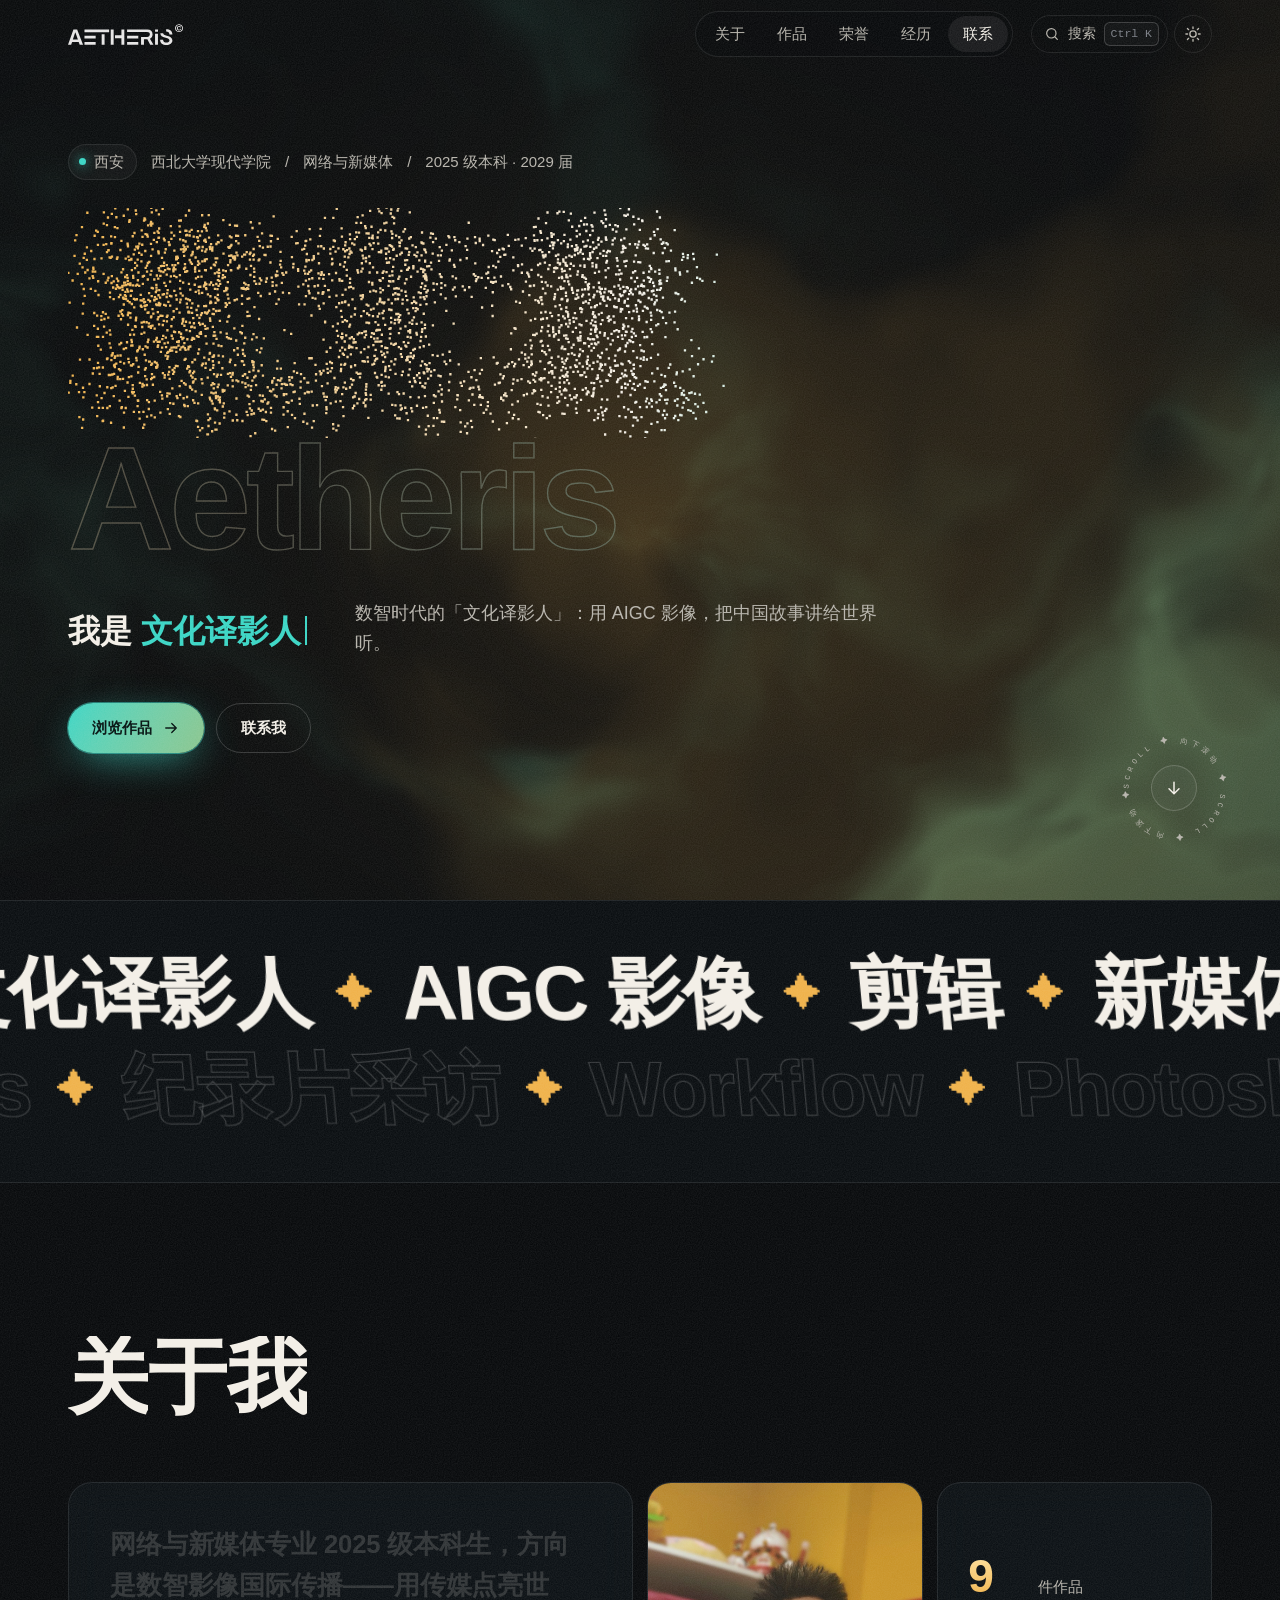
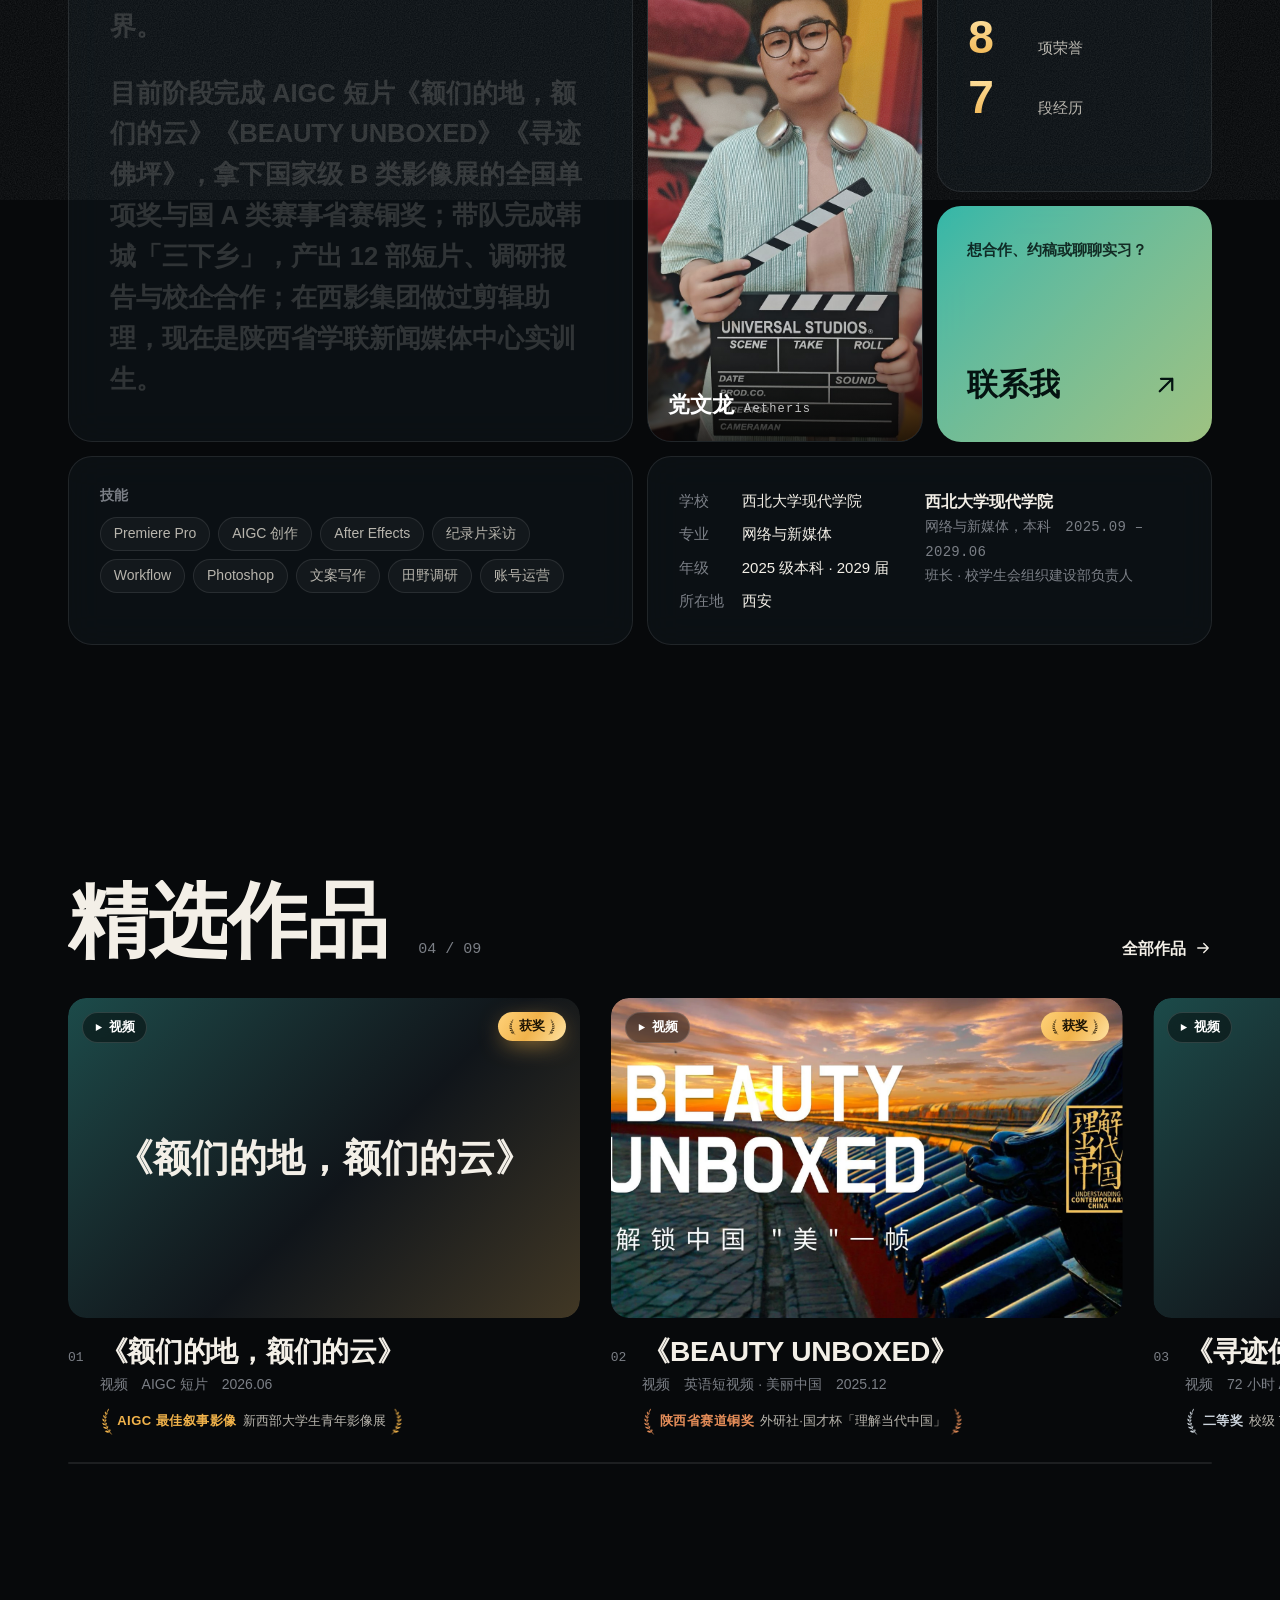
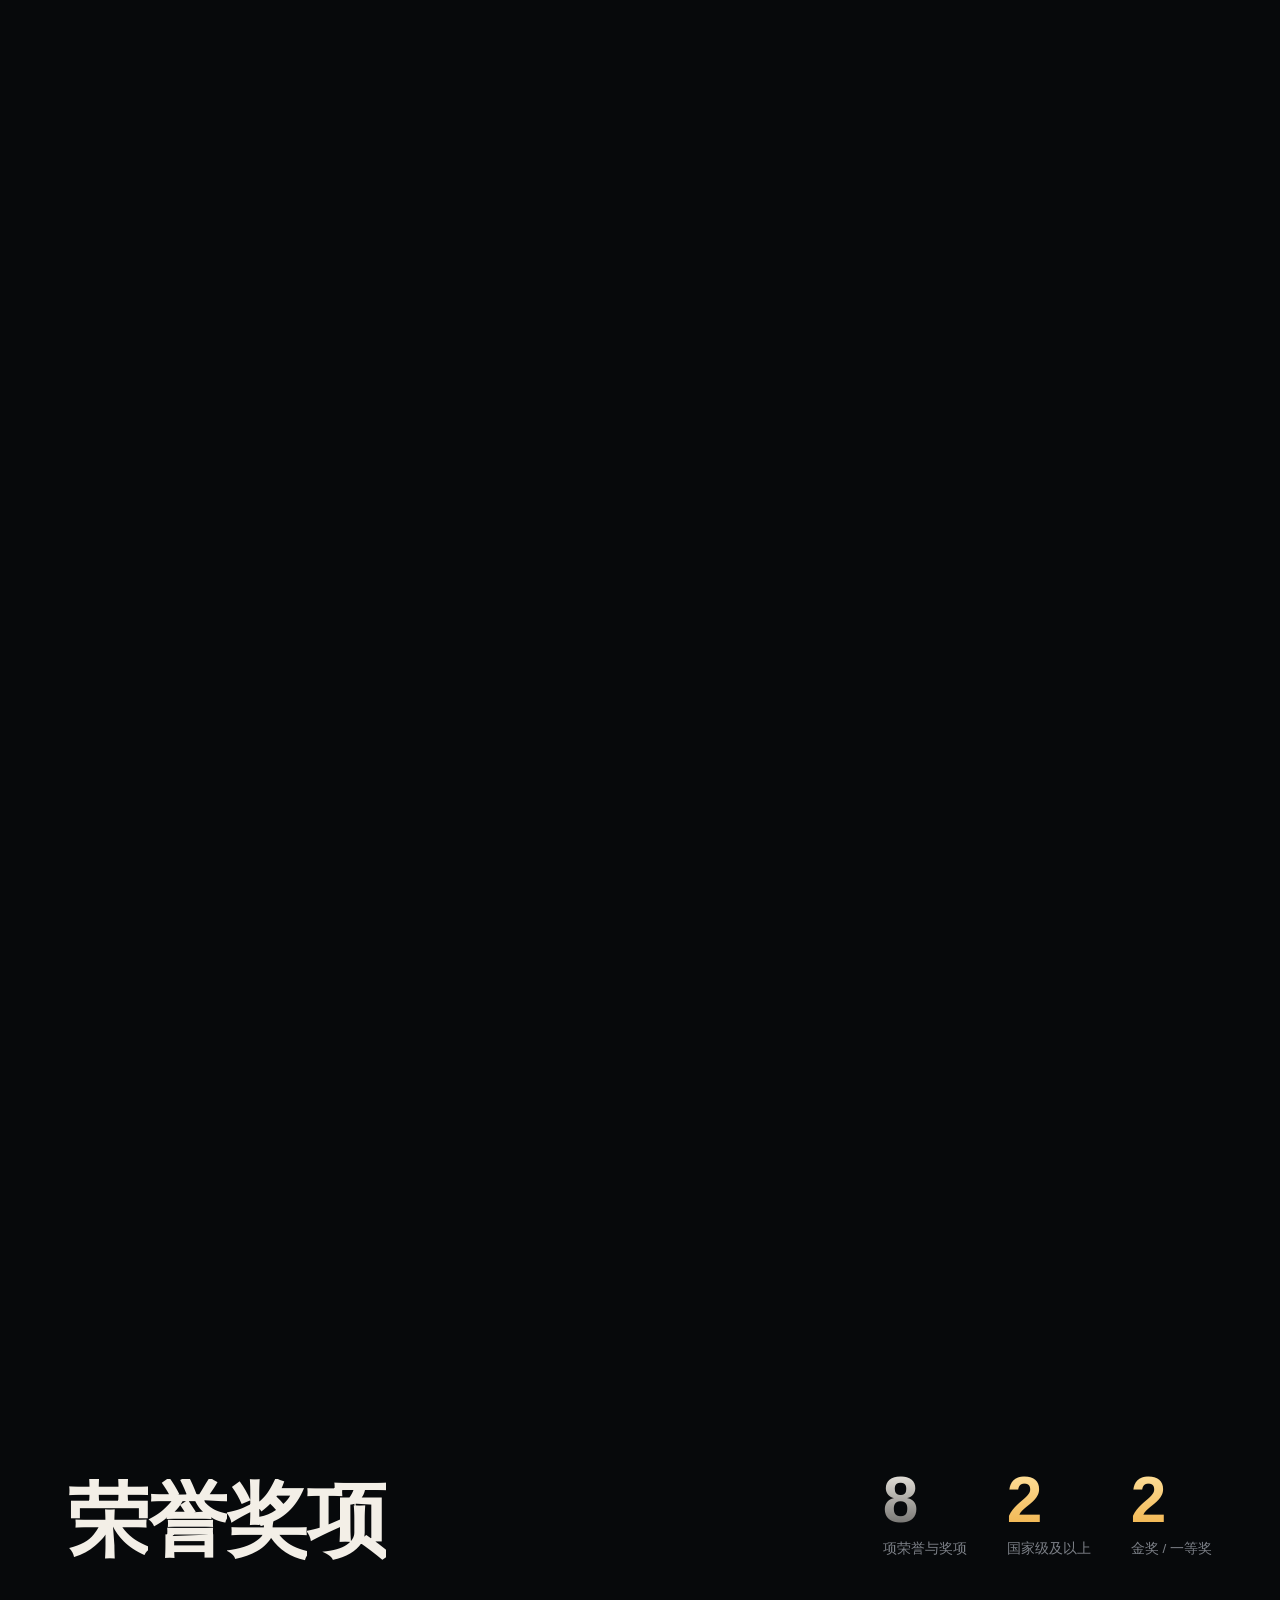
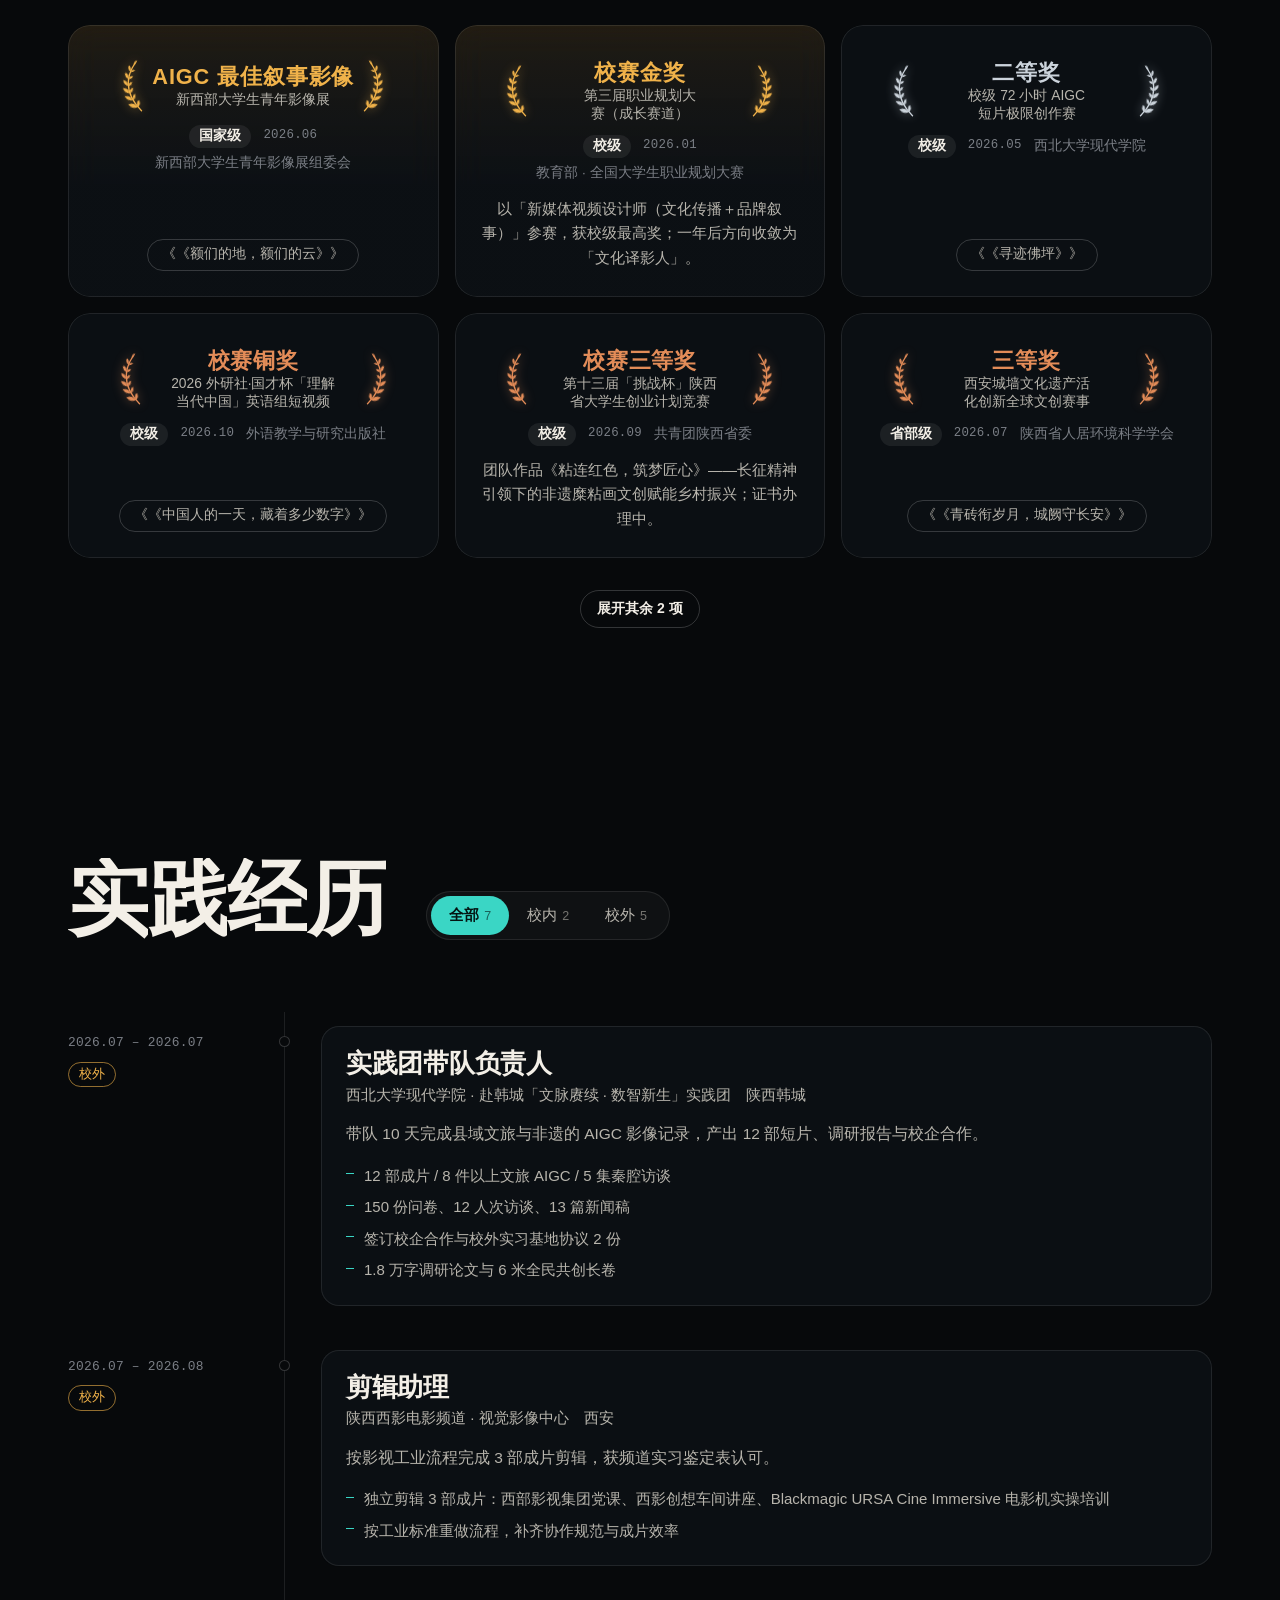
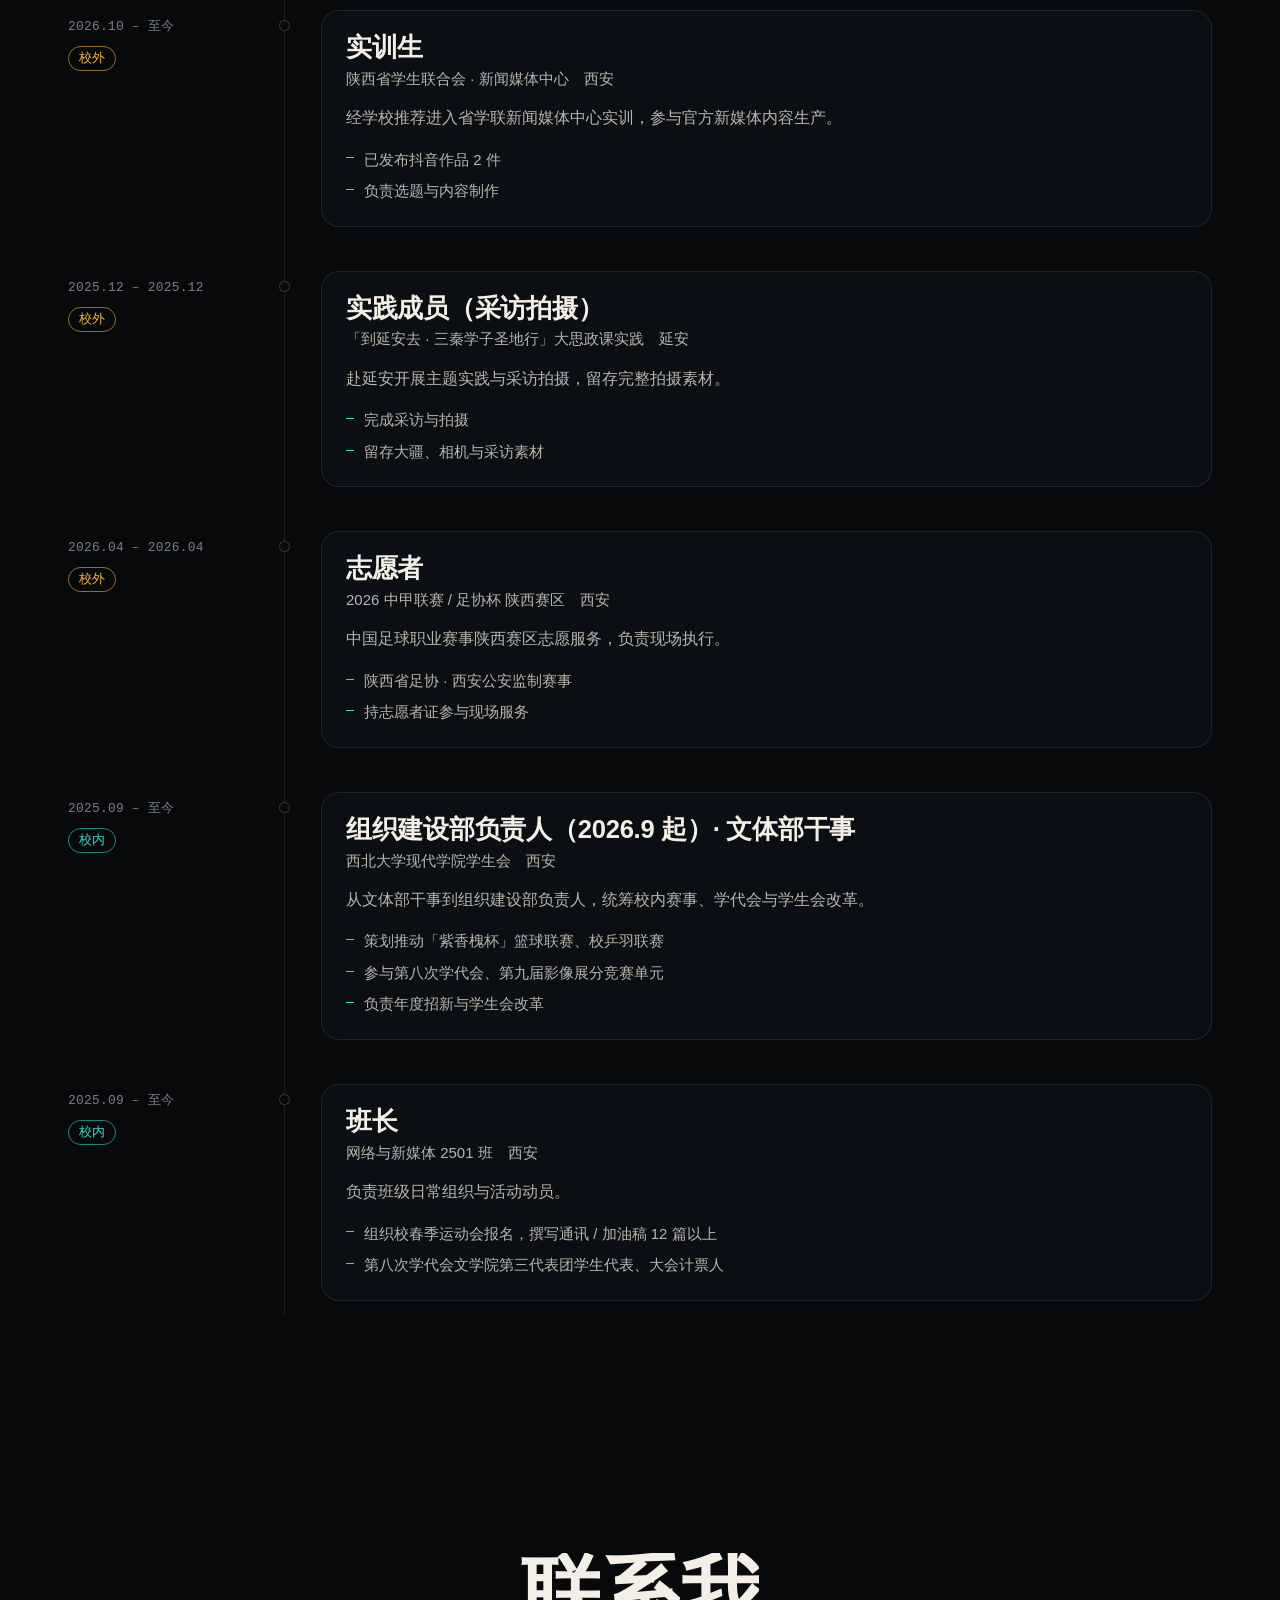
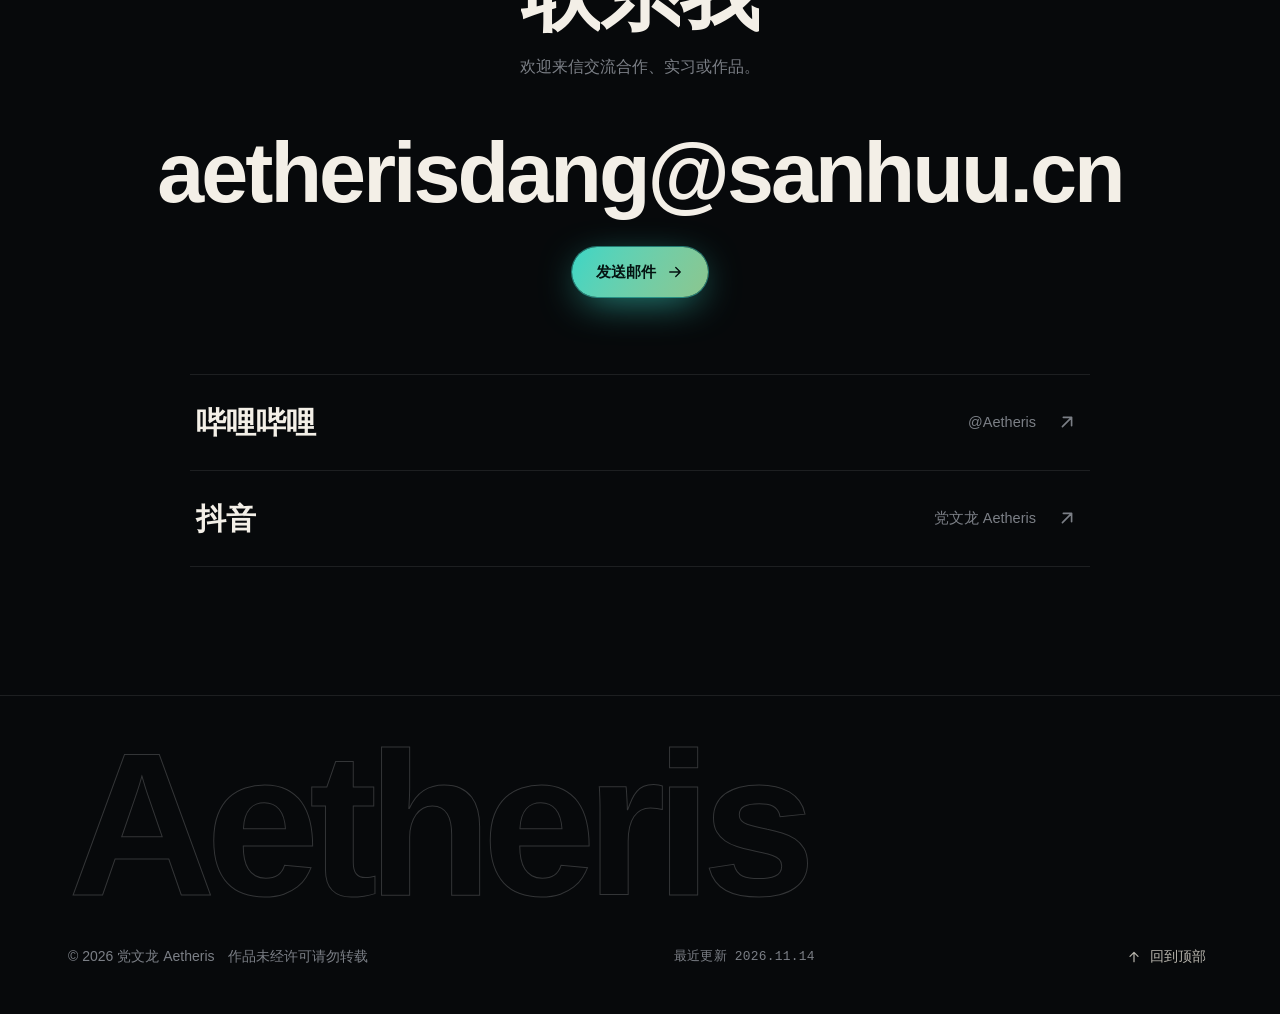
<file: index.html>
<!doctype html>
<html lang="zh-CN" data-theme="dark">
<head>
  <meta charset="utf-8">
  <meta name="viewport" content="width=device-width, initial-scale=1, viewport-fit=cover">
  <meta name="color-scheme" content="dark light">
  <meta name="theme-color" content="#07090b">
  <!-- cms:meta:start -->
  <title>党文龙 Aetheris · 作品集</title>
  <meta name="description" content="党文龙 Aetheris 的作品集：AIGC 影像、纪录片与新媒体内容，聚焦文化遗产与数智国际传播。">
  <meta property="og:title" content="党文龙 Aetheris · 作品集">
  <meta property="og:description" content="党文龙 Aetheris 的作品集：AIGC 影像、纪录片与新媒体内容，聚焦文化遗产与数智国际传播。">
  <!-- cms:meta:end -->
  <link rel="icon" href="assets/img/favicon.svg" type="image/svg+xml">
  <link rel="stylesheet" href="assets/css/style.css?v=20261114b">
  <link rel="stylesheet" href="assets/css/award.css?v=20261114b">
  <script>try{var d=document.documentElement,t=localStorage.getItem('theme');if(t)d.dataset.theme=t;if(sessionStorage.getItem('wipe')!==null)d.classList.add('is-entering')}catch(e){}</script>
  <script type="module" src="assets/js/site.js?v=20261114b"></script>
</head>
<body data-page="home">
  <a class="skip" href="#app">跳到正文</a>
  <canvas class="aether" aria-hidden="true"></canvas>
  <div class="spot" aria-hidden="true"></div>
  <header id="site-header" class="hd"></header>
  <main id="app"><div class="loading"><span></span></div></main>
  <footer id="site-footer" class="ft"></footer>
  <div class="wipe" aria-hidden="true"><span class="wipe__label"></span></div>
  <div class="grain" aria-hidden="true"></div>
  <noscript><p style="padding:24px;text-align:center;color:#eee">本站需要开启 JavaScript 才能显示内容。</p></noscript>
</body>
</html>
</file>
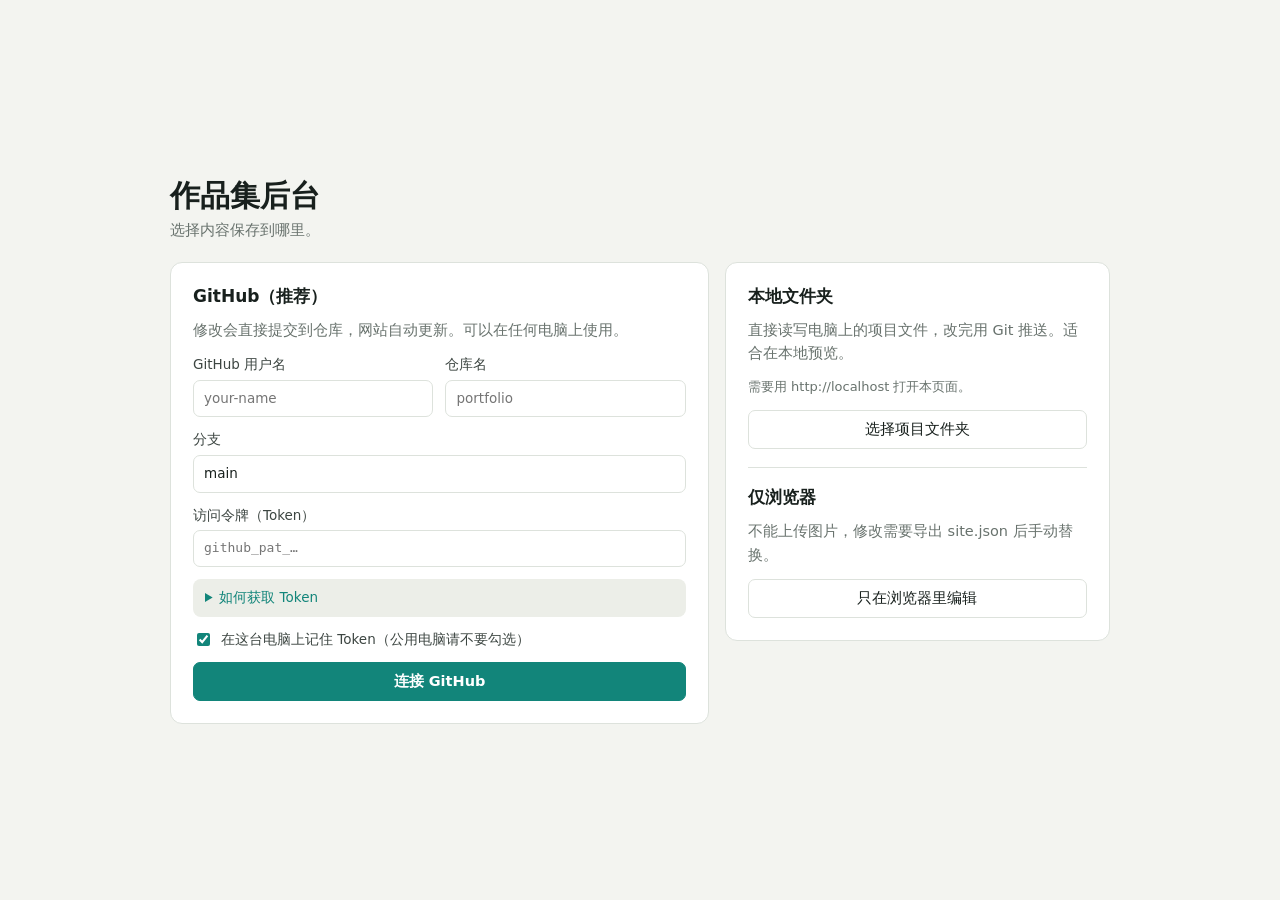
<file: admin/index.html>
<!doctype html>
<html lang="zh-CN">
<head>
  <meta charset="utf-8">
  <meta name="viewport" content="width=device-width, initial-scale=1">
  <meta name="robots" content="noindex, nofollow">
  <title>作品集后台</title>
  <link rel="icon" href="../assets/img/favicon.svg" type="image/svg+xml">
  <link rel="stylesheet" href="../assets/css/award.css">
  <link rel="stylesheet" href="admin.css">
  <script type="module" src="js/app.js"></script>
</head>
<body>
  <div class="connect" id="connect"><p class="connect__loading">正在载入…</p></div>

  <div class="app" id="app" hidden>
    <aside class="side">
      <div class="side__brand">作品集后台</div>
      <nav class="side__nav" id="nav" aria-label="后台导航">
        <button type="button" data-view="works">作品</button>
        <button type="button" data-view="honors">荣誉奖项</button>
        <button type="button" data-view="experiences">实践经历</button>
        <button type="button" data-view="profile">个人介绍</button>
        <button type="button" data-view="site">网站设置</button>
        <button type="button" data-view="data">连接与数据</button>
      </nav>
      <div class="side__foot">
        <p class="side__conn" id="conn"></p>
        <a class="side__site" href="../" target="_blank" rel="noopener">打开网站</a>
      </div>
    </aside>
    <main class="main">
      <header class="bar">
        <h1 id="view-title"></h1>
        <span class="bar__state" id="dirty-state" aria-live="polite"></span>
        <a class="btn btn--ghost" id="preview-btn" href="../index.html?preview=1" target="_blank" rel="noopener" title="在新标签页查看包含未发布修改的网站">预览</a>
        <button type="button" class="btn btn--primary" id="save-btn" title="Ctrl/⌘ + S">发布</button>
      </header>
      <div class="view" id="view"></div>
    </main>
  </div>

  <div class="toasts" id="toasts" aria-live="polite"></div>
</body>
</html>
</file>
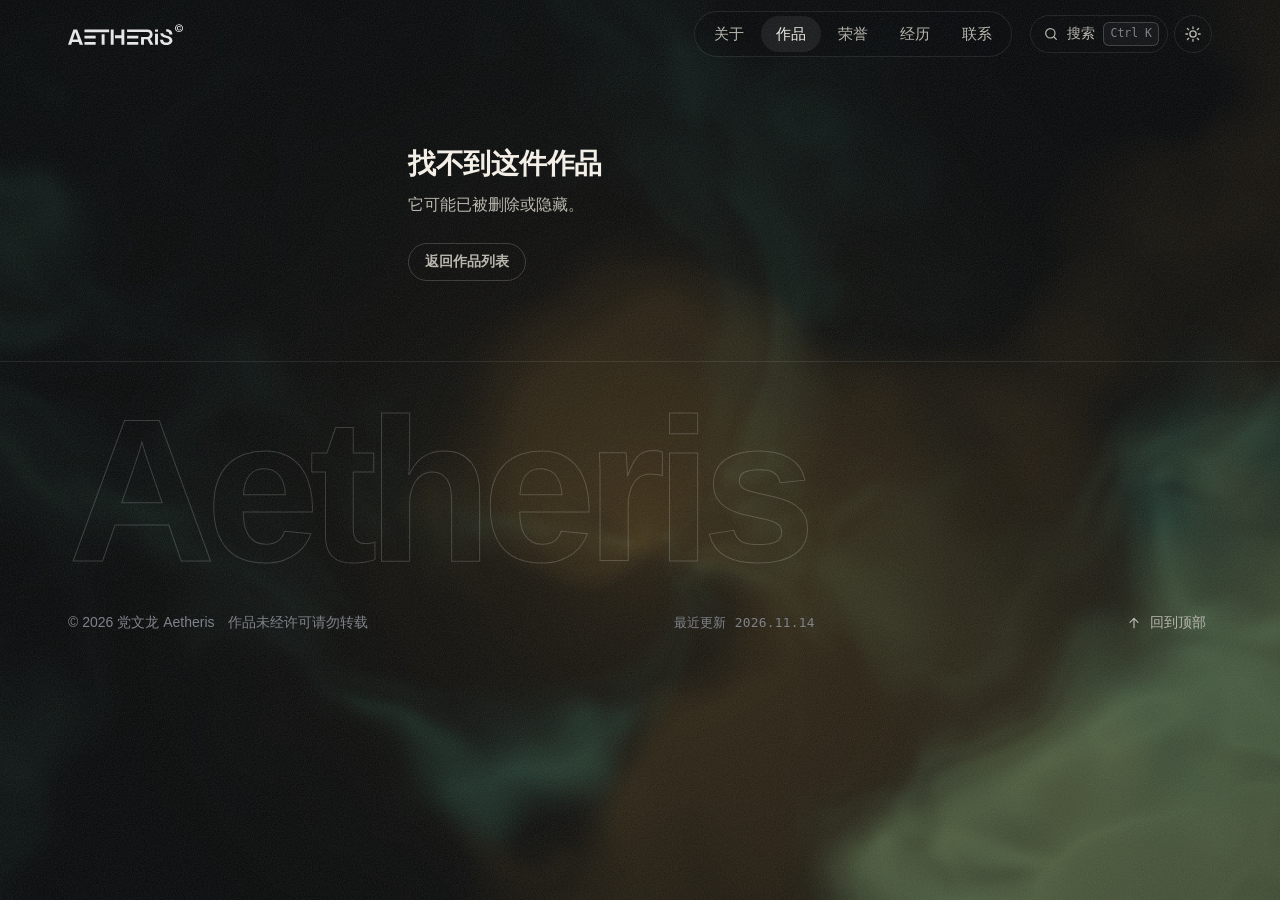
<file: work.html>
<!doctype html>
<html lang="zh-CN" data-theme="dark">
<head>
  <meta charset="utf-8">
  <meta name="viewport" content="width=device-width, initial-scale=1, viewport-fit=cover">
  <meta name="color-scheme" content="dark light">
  <meta name="theme-color" content="#07090b">
  <title>作品详情</title>
  <meta name="description" content="作品详情">
  <link rel="icon" href="assets/img/favicon.svg" type="image/svg+xml">
  <link rel="stylesheet" href="assets/css/style.css?v=20261114b">
  <link rel="stylesheet" href="assets/css/award.css?v=20261114b">
  <script>try{var d=document.documentElement,t=localStorage.getItem('theme');if(t)d.dataset.theme=t;if(sessionStorage.getItem('wipe')!==null)d.classList.add('is-entering')}catch(e){}</script>
  <script type="module" src="assets/js/site.js?v=20261114b"></script>
</head>
<body data-page="work">
  <a class="skip" href="#app">跳到正文</a>
  <canvas class="aether" aria-hidden="true"></canvas>
  <div class="spot" aria-hidden="true"></div>
  <header id="site-header" class="hd"></header>
  <main id="app"><div class="loading"><span></span></div></main>
  <footer id="site-footer" class="ft"></footer>
  <div class="wipe" aria-hidden="true"><span class="wipe__label"></span></div>
  <div class="grain" aria-hidden="true"></div>
  <noscript><p style="padding:24px;text-align:center;color:#eee">本站需要开启 JavaScript 才能显示内容。</p></noscript>
</body>
</html>
</file>
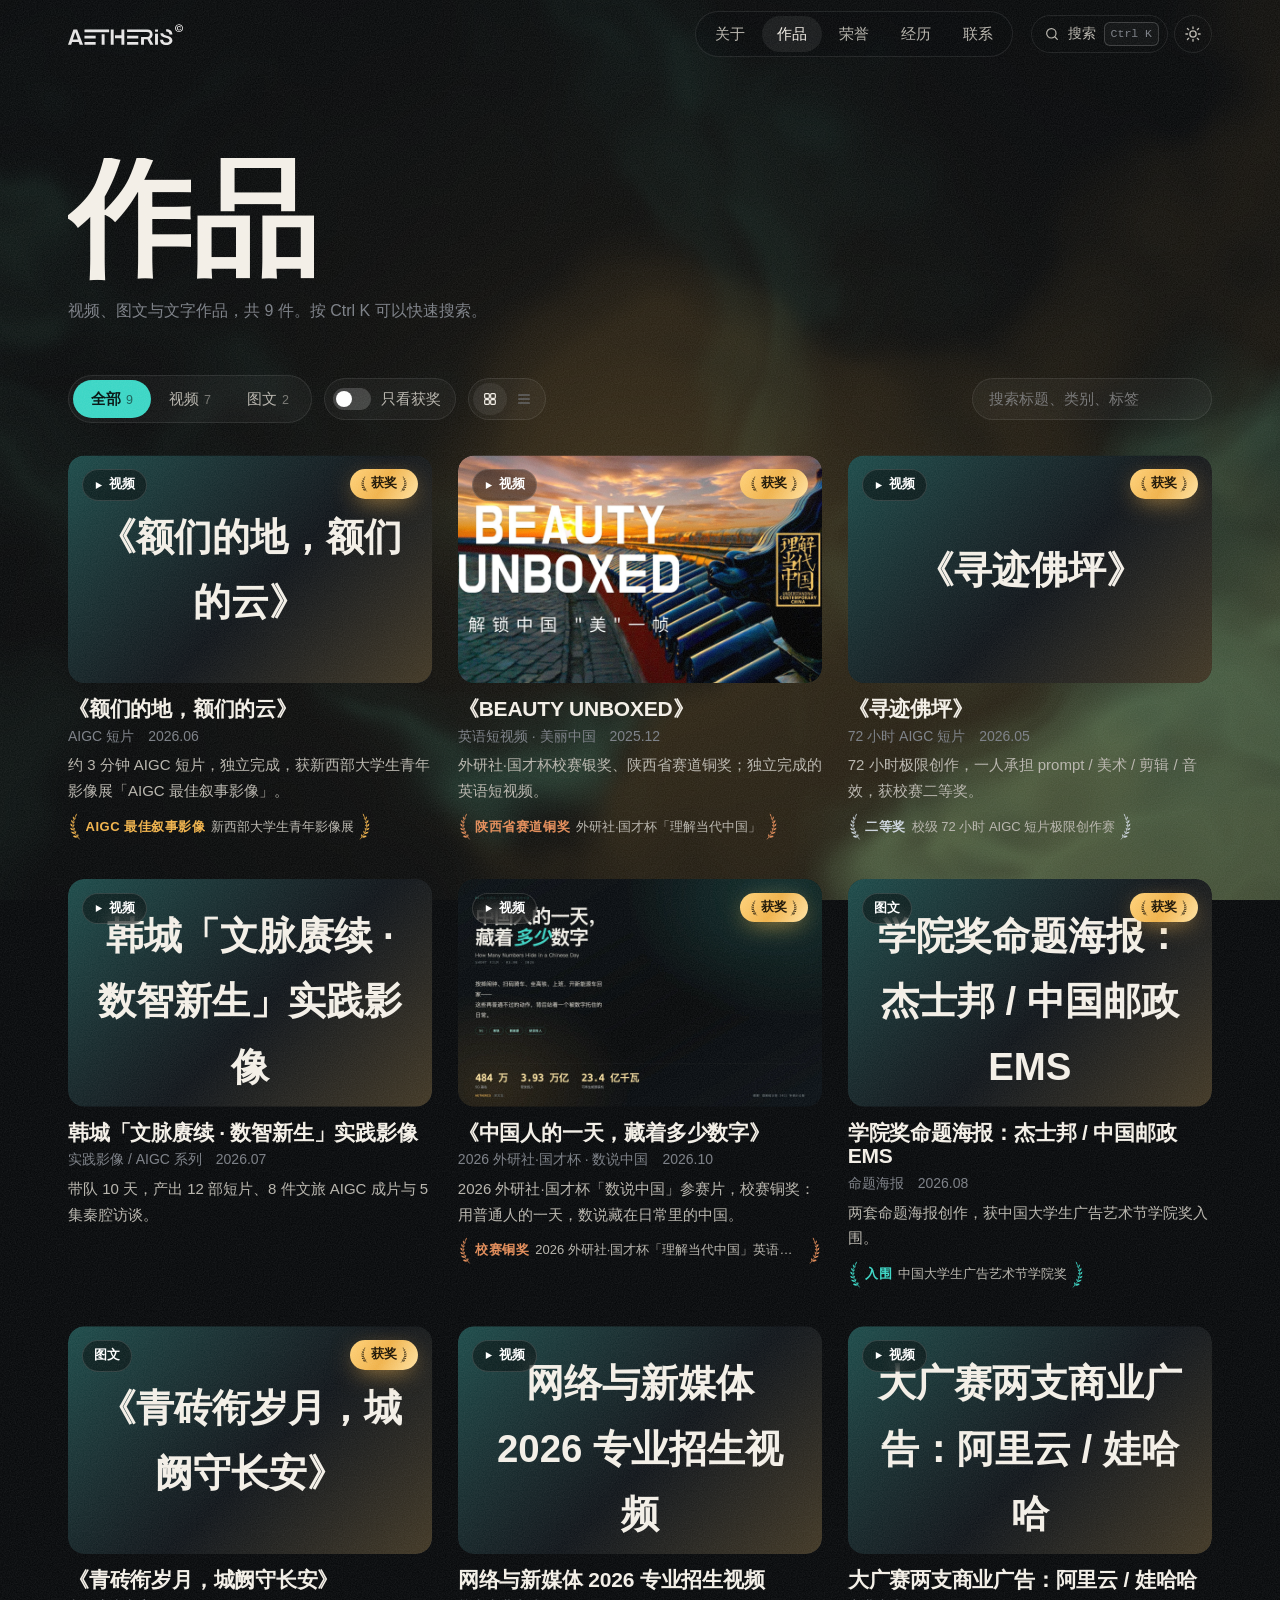
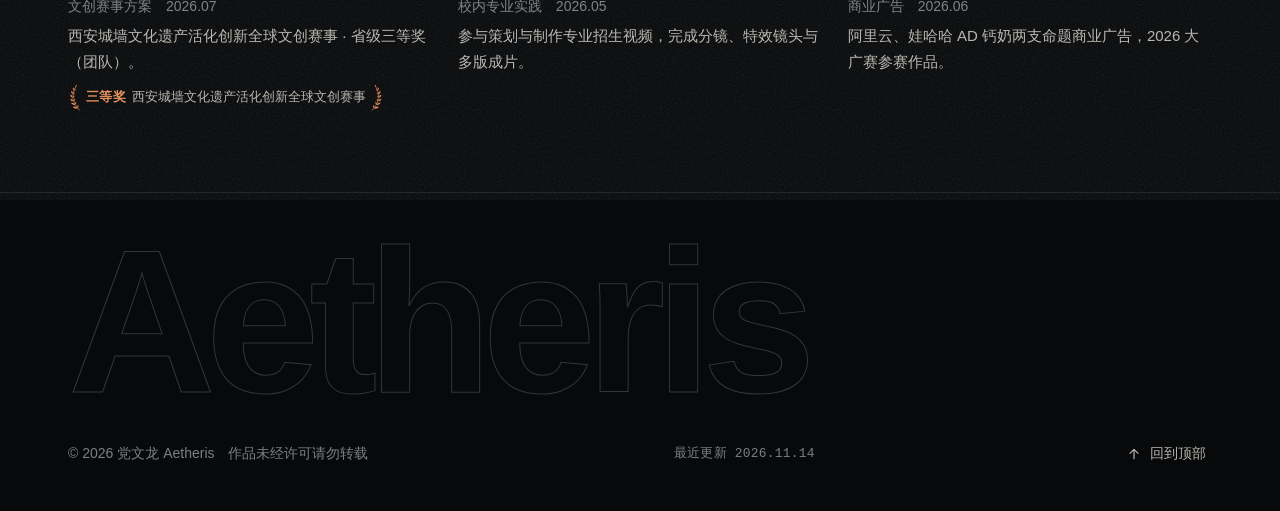
<file: works.html>
<!doctype html>
<html lang="zh-CN" data-theme="dark">
<head>
  <meta charset="utf-8">
  <meta name="viewport" content="width=device-width, initial-scale=1, viewport-fit=cover">
  <meta name="color-scheme" content="dark light">
  <meta name="theme-color" content="#07090b">
  <title>作品</title>
  <meta name="description" content="全部作品">
  <link rel="icon" href="assets/img/favicon.svg" type="image/svg+xml">
  <link rel="stylesheet" href="assets/css/style.css?v=20261114b">
  <link rel="stylesheet" href="assets/css/award.css?v=20261114b">
  <script>try{var d=document.documentElement,t=localStorage.getItem('theme');if(t)d.dataset.theme=t;if(sessionStorage.getItem('wipe')!==null)d.classList.add('is-entering')}catch(e){}</script>
  <script type="module" src="assets/js/site.js?v=20261114b"></script>
</head>
<body data-page="works">
  <a class="skip" href="#app">跳到正文</a>
  <canvas class="aether" aria-hidden="true"></canvas>
  <div class="spot" aria-hidden="true"></div>
  <header id="site-header" class="hd"></header>
  <main id="app"><div class="loading"><span></span></div></main>
  <footer id="site-footer" class="ft"></footer>
  <div class="wipe" aria-hidden="true"><span class="wipe__label"></span></div>
  <div class="grain" aria-hidden="true"></div>
  <noscript><p style="padding:24px;text-align:center;color:#eee">本站需要开启 JavaScript 才能显示内容。</p></noscript>
</body>
</html>
</file>
<file: assets/css/style.css>
/* assets/css/style.css — 前台样式
   视觉方向：放映厅 / 颁奖礼。深色舞台 + 「青橙调色」（--accent 青色，--gold 橙金）。
   光标所到之处有一束暖色追光，获奖麦穗会发光。
   颜色全部是变量；--accent 由 site.json 的 site.accent 覆盖。默认深色，可切换浅色。 */

:root,
:root[data-theme="dark"] {
  --bg: #07090b;
  --bg-2: #0d1115;
  --surface: rgba(255, 255, 255, .035);
  --surface-2: rgba(255, 255, 255, .07);
  --surface-solid: #10151a;
  --line: rgba(255, 255, 255, .09);
  --line-2: rgba(255, 255, 255, .18);
  --ink: #f3efe7;
  --ink-2: #b8b5ad;
  --muted: #7b7f86;
  --accent: #3ad6c5;
  --accent-ink: var(--accent);
  --on-accent: #041311;
  --gold: #f0b24a;
  --silver: #cbd3db;
  --bronze: #e38c58;
  --glow: .55;
  --grain: .07;
  color-scheme: dark;
}
:root[data-theme="light"] {
  --bg: #f2f0eb;
  --bg-2: #e8e5de;
  --surface: rgba(0, 0, 0, .03);
  --surface-2: rgba(0, 0, 0, .06);
  --surface-solid: #fbfaf7;
  --line: rgba(0, 0, 0, .1);
  --line-2: rgba(0, 0, 0, .2);
  --ink: #0d1114;
  --ink-2: #3a3f45;
  --muted: #6c7177;
  --accent-ink: color-mix(in srgb, var(--accent) 62%, #000);
  --on-accent: #041311;
  --gold: #b97c18;
  --silver: #6f7b86;
  --bronze: #ad5d2b;
  --glow: .3;
  --grain: .045;
  color-scheme: light;
}
:root {
  --display: "SF Pro Display", -apple-system, BlinkMacSystemFont, "Segoe UI Variable Display", "HarmonyOS Sans SC", "MiSans", "PingFang SC", "Microsoft YaHei UI", "Microsoft YaHei", "Noto Sans CJK SC", "Noto Sans SC", sans-serif;
  --sans: -apple-system, BlinkMacSystemFont, "Segoe UI", "HarmonyOS Sans SC", "MiSans", "PingFang SC", "Microsoft YaHei", "Noto Sans CJK SC", "Noto Sans SC", sans-serif;
  --serif: "Songti SC", "STSong", "Noto Serif CJK SC", "Noto Serif SC", "Source Han Serif SC", "SimSun", serif;
  --mono: ui-monospace, "SF Mono", "JetBrains Mono", "Cascadia Mono", Menlo, Consolas, monospace;
  --maxw: 1240px;
  --pad: clamp(18px, 4vw, 48px);
  --hd-h: 68px;
  --ease: cubic-bezier(.2, .8, .2, 1);
  --ease-io: cubic-bezier(.7, 0, .3, 1);
  --mx: 70%;
  --my: 18%;
}

*, *::before, *::after { box-sizing: border-box; }
html { -webkit-text-size-adjust: 100%; scroll-padding-top: calc(var(--hd-h) + 12px); background: var(--bg); scroll-behavior: smooth; }
body {
  margin: 0;
  min-height: 100vh;
  background: transparent; /* 背景交给 html，避免盖住下面 z-index:-1 的追光层 */
  color: var(--ink);
  font-family: var(--sans);
  font-size: 16px;
  line-height: 1.7;
  -webkit-font-smoothing: antialiased;
  overflow-x: hidden;
}
/* 追光：暖色光斑跟随光标，冷色光斑在对角呼应（青橙调色）。--mx/--my 由 fx.spotlight() 写在 .spot 上 */
.spot {
  position: fixed;
  inset: 0;
  z-index: -1;
  pointer-events: none;
  background:
    radial-gradient(640px circle at var(--mx) var(--my), color-mix(in srgb, var(--gold) calc(var(--glow) * 26%), transparent), transparent 62%),
    radial-gradient(900px circle at calc(100% - var(--mx)) calc(100% - var(--my)), color-mix(in srgb, var(--accent) calc(var(--glow) * 20%), transparent), transparent 62%);
}
img, video, canvas { max-width: 100%; display: block; }
a { color: inherit; text-decoration: none; }
button { font: inherit; color: inherit; }
h1, h2, h3, h4 { margin: 0; font-family: var(--display); line-height: 1.12; letter-spacing: -.01em; }
p { margin: 0; }
::selection { background: var(--accent); color: var(--on-accent); }
:focus-visible { outline: 2px solid var(--accent); outline-offset: 3px; border-radius: 4px; }
[hidden] { display: none !important; }
.sr-only { position: absolute; width: 1px; height: 1px; overflow: hidden; clip: rect(0 0 0 0); white-space: nowrap; }
.skip { position: fixed; left: 12px; top: -60px; z-index: 300; background: var(--ink); color: var(--bg); padding: 8px 14px; border-radius: 8px; }
.skip:focus { top: 12px; }
.mono { font-family: var(--mono); font-size: .92em; letter-spacing: .02em; }
.wrap { width: 100%; max-width: var(--maxw); margin: 0 auto; padding-left: var(--pad); padding-right: var(--pad); }

/* 胶片颗粒 */
.grain {
  position: fixed; inset: -100%; z-index: 150; pointer-events: none;
  opacity: var(--grain);
  background-image: url("data:image/svg+xml;utf8,<svg xmlns='http://www.w3.org/2000/svg' width='180' height='180'><filter id='n'><feTurbulence type='fractalNoise' baseFrequency='.85' numOctaves='3' stitchTiles='stitch'/><feColorMatrix values='0 0 0 0 1  0 0 0 0 1  0 0 0 0 1  0 0 0 1.4 -.2'/></filter><rect width='100%' height='100%' filter='url(%23n)'/></svg>");
  animation: grain 1.2s steps(6) infinite;
}
:root[data-theme="light"] .grain { filter: invert(1); }
@keyframes grain {
  0% { transform: translate(0, 0); } 20% { transform: translate(-4%, 3%); } 40% { transform: translate(3%, -5%); }
  60% { transform: translate(-6%, -2%); } 80% { transform: translate(5%, 4%); } 100% { transform: translate(0, 0); }
}

/* ---------------- 顶栏 ---------------- */
.hd {
  position: fixed; top: 0; left: 0; right: 0; z-index: 60;
  transition: transform .45s var(--ease), background-color .3s, border-color .3s;
  border-bottom: 1px solid transparent;
}
.hd.is-scrolled { background: color-mix(in srgb, var(--bg) 72%, transparent); backdrop-filter: blur(16px) saturate(1.4); -webkit-backdrop-filter: blur(16px) saturate(1.4); border-bottom-color: var(--line); }
.hd.is-hidden { transform: translateY(-100%); }
.hd__in { height: var(--hd-h); display: flex; align-items: center; gap: 18px; }
.brand { display: inline-flex; align-items: center; gap: 10px; font-family: var(--display); font-weight: 800; font-size: 17px; letter-spacing: .02em; }
.brand__en { font-family: var(--mono); font-weight: 500; font-size: 12px; letter-spacing: .08em; color: var(--muted); padding-left: 10px; border-left: 1px solid var(--line-2); }
@media (max-width: 420px) { .brand__en { display: none; } }
.brand__dot { width: 9px; height: 9px; border-radius: 50%; background: var(--gold); box-shadow: 0 0 0 0 color-mix(in srgb, var(--gold) 70%, transparent); animation: rec 2s infinite; }
@keyframes rec { 70% { box-shadow: 0 0 0 9px transparent; } 100% { box-shadow: 0 0 0 0 transparent; } }
/* 个人 logo：深色主题用白色版，浅色主题用黑色版 */
.brand__logo { display: block; height: 22px; width: auto; }
.brand__logo--black { display: none; }
:root[data-theme="light"] .brand__logo--white { display: none; }
:root[data-theme="light"] .brand__logo--black { display: block; }
@media (max-width: 520px) { .brand__logo { height: 18px; } }
.nav { position: relative; margin-left: auto; display: flex; gap: 2px; padding: 4px; border-radius: 999px; border: 1px solid var(--line); background: color-mix(in srgb, var(--bg) 40%, transparent); }
.nav a { position: relative; z-index: 1; padding: 6px 15px; border-radius: 999px; font-size: 14.5px; color: var(--ink-2); transition: color .25s; }
.nav a:hover, .nav a.is-hot { color: var(--ink); }
.nav a[aria-current="page"], .nav a[aria-current="true"] { color: var(--ink); }
.nav__pill { position: absolute; z-index: 0; top: 4px; bottom: 4px; left: 0; width: 0; border-radius: 999px; background: var(--surface-2); transition: transform .4s var(--ease), width .4s var(--ease), opacity .2s; opacity: 0; }
.hd__tools { display: flex; align-items: center; gap: 6px; }
.kbtn { display: inline-flex; align-items: center; gap: 8px; height: 38px; padding: 0 8px 0 12px; border-radius: 999px; border: 1px solid var(--line); background: none; cursor: pointer; color: var(--ink-2); font-size: 14px; transition: border-color .2s, color .2s; }
.kbtn:hover { border-color: var(--line-2); color: var(--ink); }
.kbtn svg { width: 16px; height: 16px; }
kbd { font-family: var(--mono); font-size: 11.5px; padding: 1px 6px; border-radius: 6px; border: 1px solid var(--line-2); color: var(--muted); background: var(--surface); }
.icon-btn { width: 38px; height: 38px; display: grid; place-items: center; border: 1px solid var(--line); border-radius: 50%; background: none; cursor: pointer; color: var(--ink-2); transition: border-color .2s, color .2s; }
.icon-btn:hover { border-color: var(--line-2); color: var(--ink); }
.icon-btn svg { width: 18px; height: 18px; }
.nav-toggle { display: none; }
.progress { position: absolute; left: 0; right: 0; bottom: -1px; height: 2px; pointer-events: none; }
.progress span { display: block; height: 100%; transform-origin: 0 50%; transform: scaleX(var(--sp, 0)); background: linear-gradient(90deg, var(--accent), var(--gold)); }
.preview-bar { position: fixed; left: 50%; bottom: 18px; transform: translateX(-50%); z-index: 70; padding: 8px 16px; border-radius: 999px; background: var(--gold); color: #1a1205; font-size: 13.5px; font-weight: 700; box-shadow: 0 10px 40px rgba(0, 0, 0, .35); }

@media (max-width: 860px) {
  .nav-toggle { display: grid; }
  .kbtn span, .kbtn kbd { display: none; }
  .kbtn { width: 38px; padding: 0; justify-content: center; }
  .hd__tools { margin-left: auto; }
  .nav {
    position: fixed; inset: 0; z-index: -1; margin: 0; border: 0; border-radius: 0;
    flex-direction: column; justify-content: center; gap: 4px; padding: 80px var(--pad) 40px;
    background: color-mix(in srgb, var(--bg) 94%, transparent); backdrop-filter: blur(20px); -webkit-backdrop-filter: blur(20px);
    clip-path: circle(0 at calc(100% - 40px) 34px); transition: clip-path .6s var(--ease-io); visibility: hidden;
  }
  .nav.open { clip-path: circle(150% at calc(100% - 40px) 34px); visibility: visible; }
  .nav a { font-family: var(--display); font-weight: 800; font-size: clamp(36px, 10vw, 56px); padding: 6px 0; color: var(--ink); opacity: 0; transform: translateY(24px); transition: opacity .5s, transform .6s var(--ease); }
  .nav.open a { opacity: 1; transform: none; transition-delay: calc(.12s + var(--i, 0) * 60ms); }
  .nav__pill { display: none; }
}

/* ---------------- 按钮 ---------------- */
.btn {
  position: relative; display: inline-flex; align-items: center; gap: 10px;
  height: 50px; padding: 0 24px; border-radius: 999px; border: 1px solid var(--line-2);
  font-weight: 700; font-size: 15px; background: none; cursor: pointer; isolation: isolate; overflow: hidden;
  transition: border-color .3s, color .3s, transform .5s var(--ease);
}
.btn::before { content: ""; position: absolute; inset: 0; z-index: -1; background: var(--ink); transform: translateY(101%); transition: transform .45s var(--ease); border-radius: inherit; }
.btn:hover { color: var(--bg); border-color: var(--ink); }
.btn:hover::before { transform: none; }
.btn svg { width: 18px; height: 18px; transition: transform .4s var(--ease); }
.btn:hover svg { transform: translateX(3px); }
.btn--glow { border: 0; color: var(--on-accent); background: linear-gradient(120deg, var(--accent), color-mix(in srgb, var(--accent) 55%, var(--gold))); box-shadow: 0 0 0 1px color-mix(in srgb, var(--accent) 50%, transparent), 0 10px 40px -10px color-mix(in srgb, var(--accent) 80%, transparent); }
.btn--glow::before { background: var(--ink); }
.btn--glow:hover { color: var(--bg); }
.btn--sm { height: 38px; padding: 0 16px; font-size: 14px; font-weight: 600; }

.chips { list-style: none; margin: 0; padding: 0; display: flex; flex-wrap: wrap; gap: 8px; }
.chips li { padding: 4px 13px; border: 1px solid var(--line); border-radius: 999px; font-size: 14px; color: var(--ink-2); background: var(--surface); transition: border-color .25s, color .25s, transform .3s var(--ease); }
.chips li:hover { border-color: var(--accent); color: var(--ink); transform: translateY(-2px); }

.link-arrow { display: inline-flex; align-items: center; gap: 8px; font-weight: 700; color: var(--ink); }
.link-arrow svg { width: 18px; height: 18px; transition: transform .35s var(--ease); }
.link-arrow:hover svg { transform: translateX(4px); }
.link-arrow:hover { color: var(--accent-ink); }

/* ---------------- 标题与揭示动画 ---------------- */
.h2 { font-size: clamp(40px, 6.4vw, 92px); font-weight: 900; letter-spacing: -.03em; line-height: 1; }
.display { font-size: clamp(52px, 10vw, 150px); font-weight: 900; letter-spacing: -.04em; line-height: .95; }
.split .ch { display: inline-block; transform: translateY(105%); opacity: 0; transition: transform .9s var(--ease), opacity .9s var(--ease); transition-delay: calc(var(--i) * 35ms); }
.split .ln { display: inline-block; overflow: hidden; vertical-align: top; padding-bottom: .06em; margin-bottom: -.06em; }
.split.is-in .ch { transform: none; opacity: 1; }
[data-reveal] { opacity: 0; transform: translateY(28px); transition: opacity .9s var(--ease), transform .9s var(--ease); transition-delay: var(--d, 0s); }
[data-reveal].is-in { opacity: 1; transform: none; }
/* 封面图：幕布式揭开 + 缩放回位 */
[data-reveal-img] { clip-path: inset(0 0 100% 0 round var(--r, 16px)); }
[data-reveal-img].is-in { clip-path: inset(0 0 0 0 round var(--r, 16px)); }
[data-reveal-img]:not(.is-in) > img { transform: scale(1.3) !important; }
[data-reveal-img] > img { transition: transform 1.4s var(--ease) !important; }

.sec { position: relative; padding-top: clamp(80px, 12vw, 160px); padding-bottom: clamp(40px, 6vw, 80px); }
.sec__hd { display: flex; align-items: flex-end; flex-wrap: wrap; gap: 20px 40px; margin-bottom: clamp(36px, 5vw, 64px); }
.sec__sub { color: var(--muted); font-size: 15px; max-width: 30em; }

/* ---------------- 首屏 ---------------- */
.hero { position: relative; min-height: 100svh; display: flex; flex-direction: column; justify-content: center; padding-top: calc(var(--hd-h) + 24px); padding-bottom: 96px; }
.hero__kicker { display: flex; flex-wrap: wrap; align-items: center; gap: 6px 14px; color: var(--ink-2); font-size: 15px; }
.hero__kicker .live { display: inline-flex; align-items: center; gap: 8px; padding: 4px 12px 4px 10px; border-radius: 999px; border: 1px solid var(--line); background: var(--surface); }
.hero__kicker .live::before { content: ""; width: 7px; height: 7px; border-radius: 50%; background: var(--accent); box-shadow: 0 0 12px var(--accent); }
.hero__name { position: relative; margin: clamp(14px, 2.4vw, 28px) 0 0; height: clamp(120px, 18vw, 260px); transform: scale(calc(1 + var(--hp, 0) * .12)); transform-origin: 0 100%; }
.hero__canvas { position: absolute; inset: 0; width: 100%; height: 100%; touch-action: pan-y; }
.hero__fallback {
  display: flex; align-items: center; height: 100%;
  font-family: var(--display); font-weight: 900; font-size: clamp(100px, 16vw, 230px); line-height: 1; letter-spacing: -.04em;
  background: linear-gradient(100deg, var(--gold), var(--ink) 45%, var(--accent));
  -webkit-background-clip: text; background-clip: text; -webkit-text-fill-color: transparent;
  white-space: nowrap;
}
.hero.has-canvas .hero__fallback { visibility: hidden; }
.hero__row { display: grid; grid-template-columns: minmax(0, auto) minmax(0, 1fr); align-items: end; gap: 16px 48px; max-width: 980px; }
.hero__role { font-family: var(--display); font-size: clamp(22px, 2.6vw, 32px); font-weight: 700; white-space: nowrap; }
.role-rot { color: var(--accent-ink); display: inline-block; min-width: 4em; }
.role-rot::after { content: ""; display: inline-block; width: 2px; height: .9em; margin-left: 4px; vertical-align: -.08em; background: currentColor; animation: caret 1s steps(1) infinite; }
@keyframes caret { 50% { opacity: 0; } }
.hero__tagline { color: var(--ink-2); font-size: clamp(16px, 1.4vw, 19px); max-width: 30em; }
.hero__cta { display: flex; flex-wrap: wrap; gap: 12px; margin-top: clamp(28px, 4vw, 44px); }
  position: absolute; right: var(--pad); bottom: clamp(80px, 12vh, 140px);
  width: clamp(150px, 17vw, 230px); aspect-ratio: 1; border-radius: 50%; display: grid; place-items: center;
}
@keyframes spin { to { transform: rotate(360deg); } }
.hero__stage { transform: translateY(calc(var(--hp, 0) * -70px)); opacity: calc(1 - var(--hp, 0) * 1.2); will-change: transform, opacity; }
.hero__en { margin: clamp(-6px, -.6vw, 0px) 0 clamp(18px, 2.6vw, 34px); font-family: var(--display); font-weight: 900; font-size: clamp(58px, 11.5vw, 184px); line-height: .9; letter-spacing: -.035em; white-space: nowrap; }
@property --t { syntax: '<number>'; inherits: true; initial-value: 0; }
.prox { display: inline-flex; }
.prox .l {
  --c: color-mix(in srgb, var(--gold), var(--accent) calc(var(--i) * 13%));
  display: inline-block;
  color: color-mix(in srgb, var(--c) calc(var(--t, 0) * 100%), transparent);
  -webkit-text-stroke: 1.4px color-mix(in srgb, var(--c) calc(var(--t, 0) * 100%), var(--line-2));
  transform: translateY(calc(var(--t, 0) * -.1em)) scale(calc(1 + var(--t, 0) * .08));
  filter: drop-shadow(0 0 calc(var(--t, 0) * 26px) color-mix(in srgb, var(--c) 70%, transparent));
  transition: color .25s, -webkit-text-stroke-color .25s, transform .35s var(--ease), filter .35s;
}
.prox.is-wave .l { animation: prox-wave 4s ease-in-out infinite; animation-delay: calc(var(--i) * .14s); }
@keyframes prox-wave { 0%, 55%, 100% { --t: 0; } 22% { --t: 1; } }
.scroll-ring { position: absolute; right: var(--pad); bottom: clamp(28px, 6vh, 64px); width: clamp(104px, 9vw, 132px); aspect-ratio: 1; display: grid; place-items: center; border-radius: 50%; opacity: calc(1 - var(--hp, 0) * 2); }
.scroll-ring__txt { position: absolute; inset: 0; width: 100%; height: 100%; animation: spin 18s linear infinite; color: var(--ink-2); }
.scroll-ring__txt text { font-family: var(--mono); font-size: 13px; letter-spacing: 2px; fill: currentColor; }
.scroll-ring:hover .scroll-ring__txt { animation-duration: 5s; color: var(--gold); }
.scroll-ring__arrow { width: 46px; height: 46px; border-radius: 50%; display: grid; place-items: center; border: 1px solid var(--line-2); background: var(--surface); transition: background .3s, color .3s, transform .5s var(--ease); }
.scroll-ring__arrow svg { width: 20px; height: 20px; animation: bob 1.8s var(--ease-io) infinite; }
.scroll-ring:hover .scroll-ring__arrow { background: var(--accent); color: var(--on-accent); transform: scale(1.1); }
@keyframes bob { 50% { transform: translateY(4px); } }

/* WebGL 流光背景：启用时取代 .spot */
.aether { position: fixed; inset: 0; z-index: -2; width: 100%; height: 100%; pointer-events: none; opacity: 0; transition: opacity 1.6s ease; }
html.has-aether .aether { opacity: 1; }
html.has-aether .spot { display: none; }
@media (max-width: 900px) {
  .hero { padding-bottom: 150px; }
  .hero__row { grid-template-columns: 1fr; }
  .hero__scroll { display: none; }
  .scroll-ring { right: auto; left: var(--pad); width: 100px; }
}

/* ---------------- 跑马灯 ---------------- */
.marquee { padding: clamp(28px, 4vw, 48px) 0; border-top: 1px solid var(--line); border-bottom: 1px solid var(--line); overflow: hidden; background: color-mix(in srgb, var(--bg-2) 60%, transparent); }
.marquee__row { display: flex; white-space: nowrap; will-change: transform; }
.marquee__row + .marquee__row { margin-top: 8px; }
.marquee__track { display: flex; align-items: center; flex: none; }
.mq { font-family: var(--display); font-weight: 900; font-size: clamp(34px, 6vw, 84px); line-height: 1.15; letter-spacing: -.02em; padding: 0 .35em; transition: color .3s; }
.mq--outline { color: transparent; -webkit-text-stroke: 1.2px var(--line-2); }
.mq--outline:hover { -webkit-text-stroke-color: var(--accent); }
.mq-star { color: var(--gold); font-size: clamp(20px, 3vw, 40px); }

/* ---------------- 关于：便当格 ---------------- */
.bento { display: grid; grid-template-columns: repeat(4, minmax(0, 1fr)); grid-template-areas: "bio bio photo stats" "bio bio photo cta" "skills skills edu edu"; gap: 14px; }
.tile { position: relative; border-radius: 24px; border: 1px solid var(--line); background: color-mix(in srgb, var(--surface-solid) 62%, transparent); backdrop-filter: blur(18px) saturate(1.3); -webkit-backdrop-filter: blur(18px) saturate(1.3); padding: clamp(20px, 2.4vw, 32px); overflow: hidden; isolation: isolate; transition: border-color .4s, transform .6s var(--ease), background .4s; }
.tile:hover { border-color: var(--line-2); }
.tile h3 { font-size: 14px; font-family: var(--sans); font-weight: 600; color: var(--muted); margin-bottom: 14px; }
.tile--bio { grid-area: bio; padding: clamp(24px, 3.2vw, 44px); }
.tile--photo { grid-area: photo; margin: 0; padding: 0; min-height: 320px; }
.tile--photo img { position: absolute; inset: 0; width: 100%; height: 100%; object-fit: cover; transform: scale(1.04); transition: transform 1.2s var(--ease), filter .6s; filter: saturate(.9); }
.tile--photo:hover img { transform: scale(1.12); filter: saturate(1.1); }
.tile--photo figcaption { position: absolute; left: 0; right: 0; bottom: 0; padding: 40px 20px 18px; background: linear-gradient(transparent, rgba(0, 0, 0, .75)); color: #fff; display: flex; align-items: baseline; gap: 10px; }
.tile--photo figcaption b { font-family: var(--display); font-size: 22px; font-weight: 900; }
.tile--photo figcaption span { font-family: var(--mono); font-size: 12px; letter-spacing: .1em; opacity: .75; }
.tile--stats { grid-area: stats; display: grid; align-content: center; gap: 14px; }
.tile--stats div { display: flex; align-items: baseline; gap: 10px; }
.tile--stats b { font-family: var(--display); font-weight: 900; font-size: clamp(36px, 3.6vw, 52px); line-height: 1; letter-spacing: -.03em; background: linear-gradient(180deg, #ffe2a0, var(--gold)); -webkit-background-clip: text; background-clip: text; -webkit-text-fill-color: transparent; min-width: 1.3em; }
.tile--stats span { color: var(--ink-2); font-size: 14.5px; }
.tile--cta { grid-area: cta; display: flex; flex-direction: column; justify-content: space-between; gap: 18px; background: linear-gradient(135deg, color-mix(in srgb, var(--accent) 85%, transparent), color-mix(in srgb, var(--accent) 45%, var(--gold))); color: var(--on-accent); border: 0; }
.tile--cta span { font-size: 15px; font-weight: 600; opacity: .85; }
.tile--cta b { display: flex; align-items: center; justify-content: space-between; font-family: var(--display); font-size: clamp(24px, 2.4vw, 32px); font-weight: 900; }
.tile--cta b svg { width: 30px; height: 30px; transition: transform .5s var(--ease); }
.tile--cta:hover { transform: translateY(-4px); }
.tile--cta:hover b svg { transform: rotate(45deg); }
.tile--skills { grid-area: skills; }
.tile--edu { grid-area: edu; display: grid; grid-template-columns: auto 1fr; gap: 20px 36px; align-content: start; }
.facts { display: grid; grid-template-columns: max-content 1fr; gap: 8px 18px; margin: 0; font-size: 15px; }
.facts dt { color: var(--muted); }
.facts dd { margin: 0; }
.edu { list-style: none; margin: 0; padding: 0; display: grid; gap: 14px; }
.edu b { display: block; }
.edu span { display: block; color: var(--muted); font-size: 14px; }
.edu span .mono { display: inline; }
.bio { font-family: var(--display); font-size: clamp(20px, 2vw, 29px); line-height: 1.6; font-weight: 600; letter-spacing: -.005em; }
.bio p + p { margin-top: 1em; }
.bio strong { color: var(--gold); font-weight: 800; }
.bio .ch { opacity: clamp(.16, calc((var(--p, 1) - var(--i)) * 14 + .16), 1); transition: opacity .15s linear; }
@media (max-width: 1000px) {
  .bento { grid-template-columns: repeat(2, minmax(0, 1fr)); grid-template-areas: "bio bio" "photo stats" "photo cta" "skills skills" "edu edu"; }
}
@media (max-width: 600px) {
  .bento { grid-template-columns: 1fr; grid-template-areas: "bio" "photo" "stats" "cta" "skills" "edu"; }
  .tile--photo { min-height: 360px; }
  .tile--edu { grid-template-columns: 1fr; }
}

/* ---------------- 作品胶片带（横向滚动） ---------------- */
.reel { position: relative; padding-top: clamp(80px, 12vw, 160px); }
.reel__sticky { position: relative; }
.reel.is-pinned .reel__sticky { position: sticky; top: 0; height: 100vh; display: flex; flex-direction: column; justify-content: center; overflow: hidden; }
.reel.is-pinned { padding-top: 0; }
.reel__hd { display: flex; align-items: flex-end; flex-wrap: wrap; gap: 16px 32px; margin-bottom: clamp(24px, 4vh, 48px); }
.reel__hd .link-arrow { margin-left: auto; }
.reel__count { font-family: var(--mono); color: var(--muted); font-size: 15px; }
.reel__track { display: flex; gap: clamp(18px, 2.4vw, 36px); padding: 0 var(--pad); padding-left: max(var(--pad), calc((100vw - var(--maxw)) / 2 + var(--pad))); will-change: transform; }
.reel:not(.is-pinned) .reel__track { overflow-x: auto; scroll-snap-type: x mandatory; scrollbar-width: none; padding-bottom: 8px; }
.reel:not(.is-pinned) .reel__track::-webkit-scrollbar { display: none; }
.reel__bar { margin-top: clamp(20px, 3vh, 36px); }
.reel__bar > div { position: relative; height: 2px; background: var(--line); border-radius: 2px; overflow: hidden; }
.reel__bar span { position: absolute; inset: 0; transform-origin: 0 50%; transform: scaleX(var(--rp, 0)); background: linear-gradient(90deg, var(--accent), var(--gold)); }
.reel:not(.is-pinned) .reel__bar { display: none; }

.rcard { flex: none; width: clamp(290px, 40vw, 600px); scroll-snap-align: start; display: block; }
.rcard__media { --r: 18px; position: relative; aspect-ratio: 16 / 10; border-radius: var(--r); overflow: hidden; background: var(--surface-solid); transform-style: preserve-3d; transition: transform .6s var(--ease), box-shadow .6s var(--ease), clip-path 1.3s var(--ease-io); box-shadow: 0 0 0 1px var(--line); }
.rcard:hover .rcard__media { box-shadow: 0 0 0 1px var(--line-2), 0 40px 80px -30px rgba(0, 0, 0, .7); }
.rcard__media > img { width: 100%; height: 100%; object-fit: cover; transform: scale(1.04); transition: transform 1s var(--ease); }
.rcard:hover .rcard__media > img { transform: scale(1.1); }
.rcard__info { display: grid; grid-template-columns: auto 1fr; gap: 4px 16px; padding-top: 18px; align-items: baseline; }
.rcard__no { font-family: var(--mono); color: var(--muted); font-size: 13px; }
.rcard__info h3 { font-size: clamp(22px, 2.2vw, 30px); font-weight: 800; transition: color .3s; }
.rcard:hover h3 { color: var(--accent-ink); }
.rcard__meta { grid-column: 2; color: var(--muted); font-size: 14px; display: flex; flex-wrap: wrap; gap: 4px 14px; }
.rcard__award { grid-column: 2; margin-top: 6px; min-width: 0; }
.rcard--end { width: clamp(240px, 26vw, 380px); display: grid; place-items: center; }
.endlink { display: grid; place-items: center; align-content: center; gap: 10px; aspect-ratio: 1; width: 100%; max-width: 300px; border-radius: 50%; border: 1px solid var(--line-2); text-align: center; transition: background .4s, color .4s, border-color .4s; }
.endlink b { font-family: var(--display); font-size: clamp(22px, 2.4vw, 30px); font-weight: 800; }
.endlink span { color: var(--muted); font-size: 14px; }
.endlink:hover { background: var(--accent); color: var(--on-accent); border-color: var(--accent); }
.endlink:hover span { color: inherit; }

/* 卡片公共：类型标签、获奖角标、光泽、无封面占位 */
.badge-type { position: absolute; left: 14px; top: 14px; z-index: 2; display: inline-flex; align-items: center; gap: 6px; padding: 4px 11px; border-radius: 999px; font-size: 12.5px; font-weight: 700; color: #fff; background: rgba(0, 0, 0, .45); backdrop-filter: blur(8px); -webkit-backdrop-filter: blur(8px); border: 1px solid rgba(255, 255, 255, .14); }
.badge-type svg { width: 9px; height: 9px; }
.badge-award { position: absolute; right: 14px; top: 14px; z-index: 2; display: inline-flex; align-items: center; gap: 3px; padding: 4px 10px; border-radius: 999px; font-size: 12.5px; font-weight: 800; color: #1c1304; background: linear-gradient(120deg, #ffd27a, var(--gold) 50%, #ffe3a3); box-shadow: 0 6px 24px -6px color-mix(in srgb, var(--gold) 80%, transparent); }
.badge-award svg { width: 8px; height: 16px; color: #1c1304; overflow: visible; }
.badge-award svg:last-of-type { transform: scaleX(-1); }
.glare { position: absolute; inset: 0; z-index: 1; pointer-events: none; opacity: 0; transition: opacity .4s; background: radial-gradient(500px circle at var(--gx, 50%) var(--gy, 50%), rgba(255, 255, 255, .22), transparent 45%); mix-blend-mode: overlay; }
[data-tilt]:hover .glare { opacity: 1; }
.play { position: absolute; left: 50%; top: 50%; z-index: 2; width: 64px; height: 64px; margin: -32px 0 0 -32px; border-radius: 50%; display: grid; place-items: center; background: rgba(255, 255, 255, .14); backdrop-filter: blur(10px); -webkit-backdrop-filter: blur(10px); border: 1px solid rgba(255, 255, 255, .3); color: #fff; opacity: 0; transform: scale(.7); transition: opacity .4s, transform .5s var(--ease); }
.play svg { width: 20px; height: 20px; margin-left: 3px; }
a:hover .play { opacity: 1; transform: none; }
.tcover { position: absolute; inset: 0; container-type: size; padding: clamp(18px, 3vw, 36px); padding-top: 52px; display: flex; flex-direction: column; justify-content: flex-end; background: radial-gradient(120% 90% at 0% 0%, color-mix(in srgb, var(--accent) 22%, var(--surface-solid)), var(--surface-solid) 60%), var(--surface-solid); }
.tcover q { font-family: var(--serif); font-size: clamp(14px, 7cqh, 24px); line-height: 1.7; color: var(--ink); quotes: none; display: -webkit-box; -webkit-line-clamp: 3; -webkit-box-orient: vertical; overflow: hidden; }
.tcover::before { content: "“"; position: absolute; left: clamp(14px, 2vw, 26px); top: -.12em; font-family: var(--serif); font-size: 160px; line-height: 1; color: color-mix(in srgb, var(--gold) 70%, transparent); }
.pcover { position: absolute; inset: 0; display: grid; place-items: center; padding: 24px; text-align: center; font-family: var(--display); font-weight: 900; font-size: clamp(26px, 3vw, 40px); background: linear-gradient(135deg, color-mix(in srgb, var(--accent) 28%, var(--surface-solid)), var(--surface-solid) 55%, color-mix(in srgb, var(--gold) 22%, var(--surface-solid))); }

/* ---------------- 荣誉：颁奖台 ---------------- */
.stats { display: flex; flex-wrap: wrap; gap: 12px 40px; margin: 0 0 0 auto; }
.stats div { display: grid; }
.stats dd { order: -1; margin: 0; font-family: var(--display); font-size: clamp(40px, 5vw, 64px); font-weight: 900; line-height: 1; letter-spacing: -.03em; background: linear-gradient(180deg, var(--ink), color-mix(in srgb, var(--ink) 40%, transparent)); -webkit-background-clip: text; background-clip: text; -webkit-text-fill-color: transparent; }
.stats dd.is-gold { background: linear-gradient(180deg, #ffe2a0, var(--gold)); -webkit-background-clip: text; background-clip: text; }
.stats dt { font-size: 13.5px; color: var(--muted); margin-top: 6px; }
.hgrid { list-style: none; margin: 0; padding: 0; display: grid; grid-template-columns: repeat(auto-fill, minmax(min(100%, 330px), 1fr)); gap: 16px; }
.hcard { position: relative; border-radius: 22px; background: color-mix(in srgb, var(--surface-solid) 60%, transparent); backdrop-filter: blur(16px) saturate(1.3); -webkit-backdrop-filter: blur(16px) saturate(1.3); isolation: isolate; }
.hcard[hidden] { display: none; }
.hcard::before {
  content: ""; position: absolute; inset: 0; z-index: 2; border-radius: inherit; padding: 1px; pointer-events: none;
  background: radial-gradient(360px circle at var(--hx, -999px) var(--hy, -999px), color-mix(in srgb, var(--tier) 90%, transparent), transparent 55%), var(--line);
  -webkit-mask: linear-gradient(#000 0 0) content-box, linear-gradient(#000 0 0); -webkit-mask-composite: xor; mask-composite: exclude;
}
.hcard::after { content: ""; position: absolute; inset: 0; z-index: -1; border-radius: inherit; pointer-events: none; opacity: 0; transition: opacity .4s; background: radial-gradient(420px circle at var(--hx, 50%) var(--hy, 50%), color-mix(in srgb, var(--tier) 12%, transparent), transparent 60%); }
.hgrid:hover .hcard::after { opacity: 1; }
.hcard.tier-gold { background: linear-gradient(180deg, color-mix(in srgb, var(--gold) 12%, transparent), color-mix(in srgb, var(--surface-solid) 60%, transparent) 60%); }
.hcard { perspective: 1400px; }
.hcard__flip { position: relative; height: 100%; transform-style: preserve-3d; transition: transform .9s var(--ease); }
.hcard.is-flipped .hcard__flip { transform: rotateY(180deg); }
.hcard__in { position: relative; padding: 34px 24px 26px; display: flex; flex-direction: column; align-items: center; gap: 12px; text-align: center; height: 100%; backface-visibility: hidden; -webkit-backface-visibility: hidden; }
.hcard__back { position: absolute; inset: 0; display: flex; flex-direction: column; gap: 12px; padding: 16px; border-radius: 22px; transform: rotateY(180deg); backface-visibility: hidden; -webkit-backface-visibility: hidden; background: linear-gradient(160deg, color-mix(in srgb, var(--tier) 14%, var(--surface-solid)), var(--surface-solid)); }
.hcard__back img { flex: 1; min-height: 0; width: 100%; object-fit: contain; border-radius: 12px; cursor: zoom-in; background: rgba(255, 255, 255, .04); }
.hcard__back .hcard__acts { margin-top: 0; padding-top: 0; }
.hcard__meta { display: flex; flex-wrap: wrap; justify-content: center; gap: 4px 12px; font-size: 13.5px; color: var(--muted); }
.hcard__rank { color: var(--ink); font-weight: 700; padding: 0 10px; border-radius: 999px; background: var(--surface-2); }
.hcard__desc { font-size: 14.5px; color: var(--ink-2); }
.hcard__acts { margin-top: auto; padding-top: 6px; display: flex; flex-wrap: wrap; justify-content: center; gap: 8px; }
.pill-btn { display: inline-flex; align-items: center; gap: 6px; height: 32px; padding: 0 14px; border-radius: 999px; border: 1px solid var(--line-2); background: none; cursor: pointer; font-size: 13.5px; color: var(--ink-2); transition: border-color .25s, color .25s, background .25s; max-width: 100%; }
.pill-btn span { overflow: hidden; text-overflow: ellipsis; white-space: nowrap; }
.pill-btn:hover { border-color: var(--tier, var(--accent)); color: var(--ink); background: var(--surface-2); }
.more-row { display: flex; justify-content: center; margin-top: 32px; }

/* ---------------- 经历时间线 ---------------- */
.seg { position: relative; display: inline-flex; padding: 4px; border-radius: 999px; border: 1px solid var(--line); background: var(--surface); }
.seg button { position: relative; z-index: 1; border: 0; background: none; cursor: pointer; padding: 7px 18px; border-radius: 999px; font-size: 14.5px; color: var(--ink-2); transition: color .3s; white-space: nowrap; }
.seg button[aria-pressed="true"] { color: var(--on-accent); font-weight: 700; }
.seg button span { opacity: .6; margin-left: 5px; font-size: 12.5px; font-weight: 500; }
.seg__pill { position: absolute; z-index: 0; top: 4px; bottom: 4px; left: 0; border-radius: 999px; background: var(--accent); transition: transform .45s var(--ease), width .45s var(--ease); }
.tl { position: relative; list-style: none; margin: 0; padding: 0; }
.tl__line { position: absolute; left: 216px; top: 8px; bottom: 8px; width: 1px; background: var(--line); }
.tl__line span { position: absolute; inset: 0; transform-origin: 50% 0; transform: scaleY(var(--tp, 0)); background: linear-gradient(180deg, var(--accent), var(--gold)); }
.tl__item { position: relative; display: grid; grid-template-columns: 180px minmax(0, 1fr); gap: 12px 73px; padding: 22px 0; }
.tl__item[hidden] { display: none; }
.tl__item::before { content: ""; position: absolute; left: 211px; top: 32px; width: 11px; height: 11px; border-radius: 50%; background: var(--bg); border: 1px solid var(--line-2); transition: background .4s, border-color .4s, box-shadow .4s; }
.tl__item.is-past::before { background: var(--gold); border-color: var(--gold); box-shadow: 0 0 16px var(--gold); }
.tl__when { padding-top: 6px; display: grid; gap: 8px; justify-items: start; align-content: start; color: var(--muted); font-size: 14px; }
.scope { font-size: 12.5px; padding: 1px 10px; border-radius: 999px; border: 1px solid color-mix(in srgb, var(--accent) 60%, transparent); color: var(--accent-ink); }
.scope--external { border-color: color-mix(in srgb, var(--gold) 60%, transparent); color: var(--gold); }
.tl__card { padding: 22px 24px; border-radius: 18px; border: 1px solid var(--line); background: color-mix(in srgb, var(--surface-solid) 60%, transparent); backdrop-filter: blur(14px); -webkit-backdrop-filter: blur(14px); transition: border-color .4s, background .4s, transform .5s var(--ease); }
.tl__item:hover .tl__card { border-color: var(--line-2); background: var(--surface-2); transform: translateX(6px); }
.tl__card h3 { font-size: clamp(20px, 2vw, 26px); font-weight: 800; }
.tl__org { display: block; margin-top: 4px; color: var(--ink-2); font-size: 15px; }
.tl__org a { text-decoration: underline; text-underline-offset: 3px; text-decoration-color: var(--line-2); }
.tl__card .prose { margin-top: 12px; font-size: 15.5px; }
.tl__hl { list-style: none; margin: 14px 0 0; padding: 0; display: grid; gap: 6px; font-size: 15px; color: var(--ink-2); }
.tl__hl li { position: relative; padding-left: 18px; }
.tl__hl li::before { content: ""; position: absolute; left: 0; top: .72em; width: 8px; height: 1px; background: var(--accent); }
@media (max-width: 760px) {
  .tl__line { left: 5px; }
  .tl__item { grid-template-columns: 1fr; gap: 10px; padding-left: 28px; }
  .tl__item::before { left: 0; top: 28px; }
  .tl__when { grid-auto-flow: column; justify-content: start; align-items: center; padding-top: 0; }
}

/* ---------------- 联系 ---------------- */
.contact { text-align: center; padding-bottom: clamp(80px, 10vw, 140px); }
.contact .h2 { margin-bottom: 18px; }
.contact__note { color: var(--muted); }
.mail {
  display: inline-block; margin-top: clamp(28px, 4vw, 48px); border: 0; background: none; cursor: pointer;
  font-family: var(--display); font-weight: 900; font-size: clamp(30px, 6.6vw, 104px); letter-spacing: -.035em; line-height: 1.05;
  color: var(--ink); word-break: break-all;
  background-image: linear-gradient(100deg, var(--gold), var(--accent)); background-size: 0% 100%; background-repeat: no-repeat;
  -webkit-background-clip: text; background-clip: text; transition: background-size .8s var(--ease), color .3s;
}
.mail:hover { background-size: 100% 100%; -webkit-text-fill-color: transparent; }
.contact__acts { display: flex; flex-wrap: wrap; justify-content: center; gap: 12px; margin-top: 28px; }
.socials { list-style: none; margin: clamp(48px, 6vw, 80px) auto 0; padding: 0; max-width: 900px; text-align: left; border-top: 1px solid var(--line); }
.soc { position: relative; display: grid; grid-template-columns: 1fr auto 28px; align-items: center; gap: 20px; padding: 22px 6px; border-bottom: 1px solid var(--line); overflow: hidden; isolation: isolate; }
.soc::before { content: ""; position: absolute; inset: 0; z-index: -1; background: var(--surface-2); transform: scaleY(0); transform-origin: 50% 100%; transition: transform .5s var(--ease); }
a.soc:hover::before { transform: none; }
.soc b { font-family: var(--display); font-size: clamp(20px, 2.4vw, 30px); font-weight: 800; }
.soc span { color: var(--muted); font-size: 14.5px; overflow: hidden; text-overflow: ellipsis; white-space: nowrap; }
.soc svg { width: 22px; height: 22px; transition: transform .45s var(--ease); color: var(--muted); }
a.soc:hover svg { transform: rotate(-45deg); color: var(--accent-ink); }

/* ---------------- 页脚 ---------------- */
.ft { position: relative; border-top: 1px solid var(--line); padding: 36px 0 44px; color: var(--muted); font-size: 14px; overflow: hidden; }
.ft__big { font-family: var(--display); font-weight: 900; font-size: clamp(64px, 16vw, 240px); line-height: .9; letter-spacing: -.05em; color: transparent; -webkit-text-stroke: 1px var(--line-2); white-space: nowrap; margin-bottom: 28px; user-select: none; }
.ft__row { display: flex; flex-wrap: wrap; align-items: center; justify-content: space-between; gap: 12px 24px; }
.totop { display: inline-flex; align-items: center; gap: 8px; border: 0; background: none; cursor: pointer; color: var(--ink-2); font-size: 14px; }
.totop:hover { color: var(--accent-ink); }
.totop svg { width: 16px; height: 16px; }

/* ---------------- 作品列表页 ---------------- */
.page-hd { padding-top: calc(var(--hd-h) + clamp(40px, 7vw, 96px)); padding-bottom: clamp(24px, 3vw, 40px); }
.page-hd .display sup { font-family: var(--mono); font-size: .18em; font-weight: 500; vertical-align: top; margin-left: .2em; letter-spacing: 0; color: var(--gold); }
.page-hd p { color: var(--muted); margin-top: 18px; max-width: 34em; }
.toolbar { position: sticky; top: 0; z-index: 20; display: flex; flex-wrap: wrap; align-items: center; gap: 12px; padding-top: 12px; padding-bottom: 12px; margin-bottom: 20px; transition: padding-top .45s var(--ease); }
.toolbar::before { content: ""; position: absolute; inset: 0; z-index: -1; background: color-mix(in srgb, var(--bg) 80%, transparent); backdrop-filter: blur(14px); -webkit-backdrop-filter: blur(14px); border-bottom: 1px solid var(--line); opacity: 0; transition: opacity .3s; }
.toolbar.is-stuck::before { opacity: 1; }
body:has(.hd:not(.is-hidden)) .toolbar.is-stuck { padding-top: calc(var(--hd-h) + 12px); }
.switch { display: inline-flex; align-items: center; gap: 10px; cursor: pointer; font-size: 14.5px; color: var(--ink-2); user-select: none; height: 42px; padding: 0 14px 0 8px; border-radius: 999px; border: 1px solid var(--line); background: var(--surface); }
.switch input { appearance: none; width: 38px; height: 22px; border-radius: 999px; background: var(--line-2); position: relative; cursor: pointer; transition: background .3s, box-shadow .3s; margin: 0; }
.switch input::after { content: ""; position: absolute; top: 3px; left: 3px; width: 16px; height: 16px; border-radius: 50%; background: #fff; transition: transform .35s var(--ease); }
.switch input:checked { background: var(--gold); box-shadow: 0 0 18px color-mix(in srgb, var(--gold) 70%, transparent); }
.switch input:checked::after { transform: translateX(16px); }
.search { height: 42px; padding: 0 16px; border: 1px solid var(--line); border-radius: 999px; background: var(--surface); color: var(--ink); font: inherit; font-size: 14.5px; width: min(100%, 240px); margin-left: auto; transition: border-color .25s, width .4s var(--ease); }
.search:focus { outline: none; border-color: var(--accent); width: min(100%, 300px); }
.views { display: inline-flex; padding: 4px; border-radius: 999px; border: 1px solid var(--line); background: var(--surface); }
.views button { width: 34px; height: 32px; display: grid; place-items: center; border: 0; border-radius: 999px; background: none; cursor: pointer; color: var(--muted); }
.views button[aria-pressed="true"] { background: var(--surface-2); color: var(--ink); }
.views svg { width: 16px; height: 16px; }
@media (max-width: 760px) { .search { margin-left: 0; width: 100%; } .search:focus { width: 100%; } .toolbar .seg { overflow-x: auto; max-width: 100%; } }

.wgrid { display: grid; grid-template-columns: repeat(auto-fill, minmax(min(100%, 340px), 1fr)); gap: clamp(28px, 3vw, 44px) clamp(18px, 2vw, 28px); padding-bottom: 80px; }
.wcard { display: block; min-width: 0; }
.wcard[hidden] { display: none; }
.wcard__media { --r: 16px; position: relative; aspect-ratio: 16 / 10; border-radius: var(--r); overflow: hidden; background: var(--surface-solid); box-shadow: 0 0 0 1px var(--line); transform-style: preserve-3d; transition: transform .6s var(--ease), box-shadow .6s var(--ease), clip-path 1.3s var(--ease-io); }
.wcard:hover .wcard__media { box-shadow: 0 0 0 1px var(--line-2), 0 30px 60px -28px rgba(0, 0, 0, .7); }
.wcard__media > img { width: 100%; height: 100%; object-fit: cover; transition: transform 1s var(--ease); }
.wcard:hover .wcard__media > img { transform: scale(1.07); }
.wcard__body { padding-top: 14px; display: grid; gap: 4px; }
.wcard__body h3 { font-size: 21px; font-weight: 800; transition: color .3s; }
.wcard:hover h3 { color: var(--accent-ink); }
.wcard__meta { display: flex; flex-wrap: wrap; gap: 4px 14px; font-size: 14px; color: var(--muted); }
.wcard__sum { font-size: 15px; color: var(--ink-2); display: -webkit-box; -webkit-line-clamp: 2; -webkit-box-orient: vertical; overflow: hidden; }
.wcard__award { margin-top: 6px; min-width: 0; display: flex; align-items: center; gap: 8px; }
.wcard__award .award { min-width: 0; }
.more-n { flex: none; font-size: 13px; color: var(--muted); }

.wlist { list-style: none; margin: 0 0 80px; padding: 0; border-top: 1px solid var(--line); }
.wrow { position: relative; display: grid; grid-template-columns: 56px minmax(0, 1fr) auto 90px; align-items: center; gap: 20px; padding: 26px 8px; border-bottom: 1px solid var(--line); isolation: isolate; }
.wrow::before { content: ""; position: absolute; inset: 0; z-index: -1; background: linear-gradient(90deg, var(--surface-2), transparent); transform: scaleX(0); transform-origin: 0 50%; transition: transform .6s var(--ease); }
.wrow:hover::before { transform: none; }
.wrow__no { font-family: var(--mono); color: var(--muted); font-size: 13px; }
.wrow__t { font-family: var(--display); font-weight: 800; font-size: clamp(24px, 3.4vw, 46px); letter-spacing: -.02em; line-height: 1.1; transition: transform .6s var(--ease), color .3s; }
.wrow:hover .wrow__t { transform: translateX(14px); color: var(--accent-ink); }
.wrow__t small { display: block; margin-top: 6px; font-family: var(--sans); font-weight: 400; font-size: 14px; letter-spacing: 0; color: var(--muted); }
.wrow__tags { display: flex; gap: 8px; align-items: center; }
.wrow__type { font-size: 13px; padding: 2px 10px; border-radius: 999px; border: 1px solid var(--line-2); color: var(--ink-2); }
.wrow__gold { height: 26px; display: inline-flex; align-items: center; gap: 1px; color: var(--gold); filter: drop-shadow(0 0 6px color-mix(in srgb, var(--gold) 60%, transparent)); }
.wrow__gold svg { width: 10px; height: 20px; overflow: visible; }
.wrow__gold svg:last-child { transform: scaleX(-1); }
.wrow__y { text-align: right; font-family: var(--mono); color: var(--muted); font-size: 14px; }
@media (max-width: 680px) { .wrow { grid-template-columns: 1fr auto; } .wrow__no, .wrow__y { display: none; } }
.peek { position: fixed; left: 0; top: 0; z-index: 55; width: 340px; aspect-ratio: 16 / 10; border-radius: 14px; overflow: hidden; pointer-events: none; opacity: 0; transform: translate(-50%, -50%) scale(.6); transition: opacity .3s, scale .4s var(--ease); box-shadow: 0 30px 80px -20px rgba(0, 0, 0, .7); background: var(--surface-solid); }
.peek.is-on { opacity: 1; }
.peek img { width: 100%; height: 100%; object-fit: cover; }
.empty { padding: 72px 0; color: var(--muted); text-align: center; }

/* ---------------- 作品详情 ---------------- */
.work { position: relative; padding-top: calc(var(--hd-h) + clamp(28px, 5vw, 64px)); }
.ambient { position: absolute; left: 0; right: 0; top: 0; height: 110vh; z-index: -1; overflow: hidden; pointer-events: none; }
.ambient img { width: 100%; height: 100%; object-fit: cover; filter: blur(80px) saturate(1.6); opacity: .42; transform: scale(1.3); }
.ambient::after { content: ""; position: absolute; inset: 0; background: linear-gradient(180deg, transparent 20%, var(--bg) 92%); }
:root[data-theme="light"] .ambient img { opacity: .3; }
.back { display: inline-flex; align-items: center; gap: 8px; height: 38px; padding: 0 16px 0 12px; border-radius: 999px; border: 1px solid var(--line); color: var(--ink-2); font-size: 14px; margin-bottom: clamp(28px, 4vw, 48px); background: color-mix(in srgb, var(--bg) 40%, transparent); transition: color .25s, border-color .25s; }
.back:hover { color: var(--ink); border-color: var(--line-2); }
.back svg { width: 16px; height: 16px; transition: transform .35s var(--ease); }
.back:hover svg { transform: translateX(-3px); }
.work__kind { display: flex; flex-wrap: wrap; align-items: center; gap: 8px 16px; color: var(--ink-2); font-size: 14.5px; }
.work__kind .tag { padding: 3px 12px; border-radius: 999px; background: var(--accent); color: var(--on-accent); font-weight: 700; font-size: 13px; }
.work__head h1 { margin-top: 18px; font-size: clamp(44px, 8vw, 120px); text-wrap: balance; }
.lede { margin-top: 22px; font-size: clamp(18px, 2vw, 24px); color: var(--ink-2); max-width: 36em; line-height: 1.6; }
.stage { position: relative; display: flex; flex-wrap: wrap; justify-content: center; gap: 28px 64px; margin-top: clamp(36px, 5vw, 56px); padding: clamp(28px, 4vw, 44px) 20px; border-radius: 24px; border: 1px solid var(--line); background: radial-gradient(70% 120% at 50% 0%, color-mix(in srgb, var(--gold) 14%, transparent), transparent 70%), var(--surface); overflow: hidden; }
.stage::before { content: ""; position: absolute; left: 50%; top: -40%; width: 60%; height: 140%; transform: translateX(-50%); background: conic-gradient(from 180deg at 50% 0%, transparent 160deg, color-mix(in srgb, var(--gold) 16%, transparent) 180deg, transparent 200deg); pointer-events: none; }
.work__meta { display: grid; grid-template-columns: repeat(auto-fit, minmax(170px, 1fr)); gap: 18px 28px; margin: clamp(32px, 4vw, 48px) 0 0; padding-top: 24px; border-top: 1px solid var(--line); }
.work__meta dt { font-size: 13px; color: var(--muted); }
.work__meta dd { margin: 4px 0 0; font-size: 15.5px; }
.work__tags { margin-top: 24px; }
.work__media { position: relative; margin-top: clamp(36px, 5vw, 64px); }
.work__media .glowbg { position: absolute; inset: 3% 2%; z-index: -1; filter: blur(80px) saturate(1.5); opacity: .55; border-radius: 30px; overflow: hidden; }
.work__media .glowbg img { width: 100%; height: 100%; object-fit: cover; }
.work__cover { margin: 0; border-radius: 22px; overflow: hidden; box-shadow: 0 0 0 1px var(--line); }
.work__cover img { width: 100%; max-height: 80vh; object-fit: cover; cursor: zoom-in; }
.bili { position: relative; width: 100%; aspect-ratio: 16 / 9; background: #000; border-radius: 22px; overflow: hidden; box-shadow: 0 0 0 1px var(--line-2), 0 40px 100px -30px rgba(0, 0, 0, .8); }
.bili iframe { position: absolute; inset: 0; width: 100%; height: 100%; border: 0; }
.work__body { margin-top: clamp(40px, 5vw, 72px); }
.reader-tools { position: sticky; top: calc(var(--hd-h) + 12px); z-index: 5; display: flex; justify-content: center; align-items: center; gap: 12px; width: max-content; margin: 0 auto 32px; padding: 6px 6px 6px 16px; border-radius: 999px; border: 1px solid var(--line); background: color-mix(in srgb, var(--bg) 80%, transparent); backdrop-filter: blur(12px); -webkit-backdrop-filter: blur(12px); font-size: 13.5px; color: var(--muted); }
.reader-tools button { width: 32px; height: 32px; border-radius: 50%; border: 1px solid var(--line); background: none; cursor: pointer; color: var(--ink); font-weight: 700; }
.reader-tools button:hover { border-color: var(--accent); }
.blk { margin-top: clamp(56px, 7vw, 96px); }
.blk h2 { font-size: clamp(26px, 3vw, 40px); font-weight: 900; margin-bottom: 24px; }
.gallery { display: grid; grid-template-columns: repeat(auto-fill, minmax(min(100%, 240px), 1fr)); gap: 18px; align-items: start; }
.gallery figure { margin: 0; }
.gallery img { width: 100%; height: auto; border-radius: 14px; cursor: zoom-in; background: var(--surface-solid); transition: transform .6s var(--ease), box-shadow .6s; }
.gallery img:hover { transform: translateY(-4px); box-shadow: 0 24px 50px -24px rgba(0, 0, 0, .7); }
.gallery figcaption { font-size: 14px; color: var(--muted); margin-top: 10px; }
.certs { display: grid; grid-template-columns: repeat(auto-fill, minmax(min(100%, 280px), 1fr)); gap: 22px; perspective: 1200px; }
.cert { margin: 0; padding: 14px; border-radius: 18px; border: 1px solid color-mix(in srgb, var(--gold) 40%, var(--line)); background: linear-gradient(160deg, color-mix(in srgb, var(--gold) 10%, transparent), var(--surface) 50%); transform-style: preserve-3d; transition: transform .6s var(--ease), box-shadow .6s; position: relative; overflow: hidden; }
.cert:hover { box-shadow: 0 30px 70px -30px color-mix(in srgb, var(--gold) 50%, transparent); }
.cert img { width: 100%; aspect-ratio: 4 / 3; object-fit: contain; border-radius: 8px; cursor: zoom-in; background: rgba(255, 255, 255, .04); }
.cert__pdf { display: grid; place-items: center; aspect-ratio: 4 / 3; border-radius: 8px; background: var(--surface-2); font-weight: 700; color: var(--gold); }
.cert figcaption { margin-top: 12px; font-size: 14px; color: var(--ink-2); text-align: center; }
.links { list-style: none; padding: 0; margin: 0; display: flex; flex-wrap: wrap; gap: 10px; }
.next { position: relative; display: block; margin-top: clamp(80px, 10vw, 140px); padding: clamp(56px, 9vw, 120px) 0; border-top: 1px solid var(--line); overflow: hidden; isolation: isolate; text-align: center; }
.next__bg { position: absolute; inset: 0; z-index: -1; opacity: 0; transform: scale(1.1); transition: opacity .7s, transform 1.2s var(--ease); }
.next__bg img { width: 100%; height: 100%; object-fit: cover; filter: saturate(1.2) brightness(.5); }
.next:hover .next__bg { opacity: 1; transform: none; }
.next small { display: block; color: var(--muted); font-size: 14px; margin-bottom: 14px; }
.next b { font-family: var(--display); font-weight: 900; font-size: clamp(38px, 7vw, 104px); letter-spacing: -.035em; line-height: 1; display: inline-block; transition: transform .7s var(--ease); }
.next:hover b { transform: scale(1.03); color: #fff; }
.next:hover small { color: rgba(255, 255, 255, .7); }

/* 正文排版 */
.prose { font-size: 17px; line-height: 1.9; color: var(--ink-2); max-width: 42em; }
.prose > * + * { margin-top: 1.1em; }
.prose h2, .prose h3, .prose h4 { color: var(--ink); margin-top: 1.9em; font-weight: 800; }
.prose h2 { font-size: 1.6em; }
.prose h3 { font-size: 1.3em; }
.prose a { color: var(--accent-ink); text-decoration: underline; text-underline-offset: 3px; }
.prose strong { color: var(--ink); }
.prose blockquote { margin-left: 0; padding: 6px 0 6px 22px; border-left: 2px solid var(--gold); color: var(--ink); font-size: 1.15em; font-family: var(--serif); }
.prose ul, .prose ol { padding-left: 1.4em; }
.prose li::marker { color: var(--accent-ink); }
.prose hr { border: 0; height: 1px; background: var(--line); margin: 2.4em 0; }
.prose code { background: var(--surface-2); padding: 1px 6px; border-radius: 5px; font-size: .9em; font-family: var(--mono); }
.prose pre { background: var(--surface-solid); padding: 16px 18px; border-radius: 12px; overflow-x: auto; border: 1px solid var(--line); }
.prose pre code { background: none; padding: 0; }
.prose figure { margin: 1.8em 0; }
.prose figure img, .prose p img { border-radius: 14px; cursor: zoom-in; }
.prose figcaption { margin-top: 10px; font-size: 14px; color: var(--muted); text-align: center; }
.prose .bili { margin: 1.8em 0; }
.prose--reading { --fs: 19px; font-family: var(--serif); font-size: var(--fs); line-height: 2.1; color: var(--ink); max-width: 33em; margin: 0 auto; }
.prose--reading p { text-align: justify; }

/* ---------------- 灯箱 ---------------- */
.lb { position: fixed; inset: 0; z-index: 120; background: rgba(4, 6, 8, .94); backdrop-filter: blur(10px); -webkit-backdrop-filter: blur(10px); display: grid; grid-template-rows: 1fr auto; place-items: center; padding: 64px 16px 22px; opacity: 0; transition: opacity .35s; }
.lb.is-open { opacity: 1; }
.lb[hidden] { display: none; }
.lb img { max-width: min(100%, 1500px); max-height: calc(100vh - 150px); object-fit: contain; border-radius: 8px; transform: scale(.94); transition: transform .5s var(--ease); touch-action: pan-y; user-select: none; -webkit-user-drag: none; }
.lb.is-open img { transform: none; }
.lb__cap { color: #dfe3e6; font-size: 14px; text-align: center; padding-top: 14px; min-height: 2em; }
.lb__n { position: absolute; left: 20px; top: 20px; color: #9aa0a6; font-family: var(--mono); font-size: 13px; }
.lb button { position: absolute; border: 1px solid rgba(255, 255, 255, .18); background: rgba(255, 255, 255, .06); color: #fff; width: 48px; height: 48px; border-radius: 50%; cursor: pointer; display: grid; place-items: center; }
.lb button:hover { background: rgba(255, 255, 255, .16); }
.lb button svg { width: 20px; height: 20px; }
.lb__x { top: 12px; right: 12px; }
.lb__prev { left: 16px; top: 50%; margin-top: -24px; }
.lb__next { right: 16px; top: 50%; margin-top: -24px; }

/* ---------------- 搜索面板 ⌘K ---------------- */
.pal { position: fixed; inset: 0; z-index: 110; display: grid; justify-items: center; align-items: start; padding: 12vh 16px 16px; background: rgba(4, 6, 8, .55); backdrop-filter: blur(6px); -webkit-backdrop-filter: blur(6px); opacity: 0; transition: opacity .25s; }
.pal.is-open { opacity: 1; }
.pal[hidden] { display: none; }
.pal__box { width: min(640px, 100%); border-radius: 20px; border: 1px solid var(--line-2); background: color-mix(in srgb, var(--surface-solid) 94%, transparent); box-shadow: 0 40px 120px -20px rgba(0, 0, 0, .7); overflow: hidden; transform: translateY(-12px) scale(.98); transition: transform .35s var(--ease); }
.pal.is-open .pal__box { transform: none; }
.pal__in { display: flex; align-items: center; gap: 12px; padding: 0 18px; border-bottom: 1px solid var(--line); }
.pal__in svg { width: 18px; height: 18px; color: var(--muted); flex: none; }
.pal__in input { flex: 1; height: 60px; border: 0; outline: 0; background: none; color: var(--ink); font: inherit; font-size: 17px; }
.pal__list { list-style: none; margin: 0; padding: 8px; max-height: min(56vh, 460px); overflow-y: auto; }
.pal__grp { padding: 10px 12px 6px; font-size: 12px; color: var(--muted); }
.pal__item { display: flex; align-items: center; gap: 14px; padding: 10px 12px; border-radius: 12px; cursor: pointer; }
.pal__item[aria-selected="true"] { background: var(--surface-2); }
.pal__ic { flex: none; width: 36px; height: 36px; border-radius: 10px; display: grid; place-items: center; background: var(--surface-2); color: var(--ink-2); font-size: 12px; font-weight: 700; overflow: hidden; }
.pal__ic img { width: 100%; height: 100%; object-fit: cover; }
.pal__ic.is-gold { color: var(--gold); }
.pal__ic svg { width: 14px; height: 24px; }
.pal__t { flex: 1; min-width: 0; }
.pal__t b { display: block; font-weight: 600; overflow: hidden; text-overflow: ellipsis; white-space: nowrap; }
.pal__t span { display: block; font-size: 13px; color: var(--muted); overflow: hidden; text-overflow: ellipsis; white-space: nowrap; }
.pal__item kbd { opacity: 0; }
.pal__item[aria-selected="true"] kbd { opacity: 1; }
.pal__empty { padding: 28px; text-align: center; color: var(--muted); }
.pal__ft { display: flex; gap: 18px; padding: 10px 18px; border-top: 1px solid var(--line); font-size: 12.5px; color: var(--muted); }

/* ---------------- 自定义光标 ---------------- */
.cursor { position: fixed; left: 0; top: 0; z-index: 400; pointer-events: none; }
.cursor__dot, .cursor__ring { position: fixed; left: 0; top: 0; border-radius: 50%; pointer-events: none; will-change: transform; }
.cursor__dot { width: 6px; height: 6px; margin: -3px 0 0 -3px; background: var(--ink); }
.cursor__ring { width: 38px; height: 38px; margin: -19px 0 0 -19px; border: 1px solid color-mix(in srgb, var(--ink) 50%, transparent); display: grid; place-items: center; transition: width .35s var(--ease), height .35s var(--ease), margin .35s var(--ease), background-color .3s, border-color .3s, opacity .3s; }
.cursor__label { font-size: 13px; font-weight: 800; color: var(--on-accent); opacity: 0; transition: opacity .2s; white-space: nowrap; }
.cursor.is-link .cursor__ring { width: 56px; height: 56px; margin: -28px 0 0 -28px; border-color: var(--accent); }
.cursor.is-label .cursor__ring { width: 88px; height: 88px; margin: -44px 0 0 -44px; background: var(--accent); border-color: var(--accent); }
.cursor.is-label .cursor__label { opacity: 1; }
.cursor.is-label .cursor__dot, .cursor.is-hidden .cursor__dot, .cursor.is-hidden .cursor__ring { opacity: 0; }
/* 按下时的缩小由 fx.js 写进 transform 里：单独的 scale 属性会把它前面的 translate 一起缩放，圆环会往左上漂移 */
html.has-cursor, html.has-cursor a, html.has-cursor button, html.has-cursor label, html.has-cursor [data-cursor] { cursor: none; }
html.has-cursor input, html.has-cursor textarea { cursor: text; }

/* ---------------- 片头倒计时 & 转场 ---------------- */
.leader { position: fixed; inset: 0; z-index: 250; display: grid; place-items: center; background: #050607; color: #e9e4da; cursor: pointer; }
.leader.is-out { animation: iris .8s var(--ease-io) forwards; }
@keyframes iris { from { clip-path: circle(150% at 50% 50%); } to { clip-path: circle(0% at 50% 50%); } }
.leader__dial { position: relative; width: min(56vmin, 420px); aspect-ratio: 1; border-radius: 50%; display: grid; place-items: center; }
.leader__dial::before { content: ""; position: absolute; inset: 0; border-radius: 50%; background: conic-gradient(rgba(255, 255, 255, .16) var(--sweep, 0deg), transparent 0); }
.leader__dial::after { content: ""; position: absolute; inset: 8%; border-radius: 50%; border: 2px solid rgba(255, 255, 255, .35); box-shadow: 0 0 0 1px rgba(255, 255, 255, .08), inset 0 0 0 calc(min(56vmin, 420px) * .12) transparent; }
.leader__x, .leader__y { position: absolute; background: rgba(255, 255, 255, .25); }
.leader__x { left: 0; right: 0; top: 50%; height: 1px; }
.leader__y { top: 0; bottom: 0; left: 50%; width: 1px; }
.leader__n { position: relative; z-index: 1; font-family: var(--display); font-weight: 900; font-size: min(30vmin, 220px); line-height: 1; }
.leader__title { position: absolute; bottom: 72px; left: 0; right: 0; text-align: center; font-family: var(--mono); font-size: 13px; letter-spacing: .4em; color: rgba(255, 255, 255, .55); text-transform: uppercase; }
.leader__skip { position: absolute; bottom: 28px; left: 50%; transform: translateX(-50%); font-size: 13px; color: rgba(255, 255, 255, .5); }

.wipe { position: fixed; inset: 0; z-index: 240; display: grid; place-items: center; background: var(--bg-2); pointer-events: none; clip-path: inset(100% 0 0 0); }
.wipe::before { content: ""; position: absolute; left: 0; right: 0; top: 0; height: 2px; background: linear-gradient(90deg, var(--accent), var(--gold)); }
.wipe__label { font-family: var(--display); font-weight: 900; font-size: clamp(34px, 6vw, 88px); letter-spacing: -.03em; color: var(--ink); padding: 0 24px; text-align: center; opacity: .9; }
.wipe.is-in { animation: wipe-in .55s var(--ease-io) forwards; pointer-events: auto; }
html.is-entering .wipe { clip-path: inset(0); animation: wipe-out .7s var(--ease-io) 2.4s forwards; }
html.is-entering .wipe.is-out, .wipe.is-out { animation: wipe-out .7s var(--ease-io) forwards; }
@keyframes wipe-in { from { clip-path: inset(100% 0 0 0); } to { clip-path: inset(0); } }
@keyframes wipe-out { from { clip-path: inset(0); } to { clip-path: inset(0 0 100% 0); } }

.toast { position: fixed; left: 50%; bottom: 28px; z-index: 130; transform: translate(-50%, 20px); opacity: 0; padding: 10px 18px; border-radius: 999px; background: var(--ink); color: var(--bg); font-weight: 700; font-size: 14px; transition: opacity .3s, transform .4s var(--ease); pointer-events: none; }
.toast.is-on { opacity: 1; transform: translate(-50%, 0); }

/* 加载与错误 */
.loading { min-height: 100vh; display: grid; place-items: center; }
.loading span { width: 34px; height: 34px; border-radius: 50%; border: 2px solid var(--line-2); border-top-color: var(--accent); animation: spin .8s linear infinite; }
.error-box { max-width: 560px; margin: 0 auto; padding: calc(var(--hd-h) + 80px) var(--pad) 80px; }
.error-box h2 { font-size: 28px; margin-bottom: 12px; }
.error-box p { color: var(--ink-2); }
.error-box code { background: var(--surface-2); padding: 1px 6px; border-radius: 5px; font-family: var(--mono); }

@media (prefers-reduced-motion: reduce) {
  *, *::before, *::after { animation-duration: .001s !important; animation-iteration-count: 1 !important; transition-duration: .001s !important; scroll-behavior: auto !important; }
  .grain { display: none; }
  [data-reveal], .split .ch { opacity: 1 !important; transform: none !important; }
}

/* ---------------- Safari / WebKit 专项降级 ----------------
   由 site.js 检测 WebKit 后给 <html> 加 .is-safari；其他浏览器完全不受影响。
   Safari 的实时毛玻璃、全屏渐变重绘、超大固定层动画明显比 Chrome 贵，这里统一降一档。 */
html.is-safari .grain { animation: none; inset: 0; }
/* 首屏大描边名字：逐字母 drop-shadow 是 Safari 上最贵的逐帧滤镜，直接关掉 */
html.is-safari .prox .l { filter: none; transition: color .25s, -webkit-text-stroke-color .25s, transform .35s var(--ease); }
html.is-safari .wrow__gold { filter: none; }
html.is-safari .award .laurel { filter: none; }        /* 荣誉墙麦穗的 drop-shadow */
html.is-safari .tile--photo img { filter: none; }      /* 照片的饱和度滤镜 */
/* 无限动画：滚动环旋转、箭头浮动、录制点脉冲（脉冲动画的是 box-shadow，每帧重绘） */
html.is-safari .brand__dot,
html.is-safari .scroll-ring__txt,
html.is-safari .scroll-ring__arrow svg { animation: none; }
html.is-safari .brand__dot { box-shadow: none; }
/* 大半径光晕阴影 */
html.is-safari .btn--glow,
html.is-safari .badge-award { box-shadow: none; }
html.is-safari .tl__item.is-past::before,
html.is-safari .hero__kicker .live::before { box-shadow: none; }
/* 毛玻璃：Safari 滚动时要每帧重算背景模糊，改成接近不透明的底色 */
html.is-safari .tile,
html.is-safari .hcard,
html.is-safari .tl__card,
html.is-safari .badge-type,
html.is-safari .play,
html.is-safari .hd.is-scrolled,
html.is-safari .toolbar::before,
html.is-safari .reader-tools,
html.is-safari .lb,
html.is-safari .pal,
html.is-safari .nav {
  -webkit-backdrop-filter: none;
  backdrop-filter: none;
}
html.is-safari .hd.is-scrolled,
html.is-safari .toolbar::before { background: color-mix(in srgb, var(--bg) 94%, transparent); }
/* 注意排除 .tile--cta：它本身是强调色渐变卡片，不能被这条实底覆盖掉 */
html.is-safari .tile:not(.tile--cta),
html.is-safari .hcard,
html.is-safari .tl__card { background: color-mix(in srgb, var(--surface-solid) 92%, transparent); }
html.is-safari .tile--cta {
  background: linear-gradient(135deg, color-mix(in srgb, var(--accent) 85%, transparent), color-mix(in srgb, var(--accent) 45%, var(--gold)));
  color: var(--on-accent);
}
html.is-safari .badge-type,
html.is-safari .play { background: rgba(0, 0, 0, .55); }
/* 少一层合成层 */
html.is-safari .hero__stage,
html.is-safari .marquee__row,
html.is-safari .reel__track { will-change: auto; }
html.is-safari .ambient img,
html.is-safari .work__media .glowbg { filter: blur(40px) saturate(1.4); }

/* ---------------- 触屏：工具栏吸顶不再跟顶栏联动 ----------------
   手机上顶栏不再自动隐藏（见 site.js），工具栏直接贴在顶栏下方；
   去掉 padding-top 的 0.45s 过渡，避免来回滑动时搜索框上下抽动。 */
@media (hover: none) {
  .toolbar { top: var(--hd-h); padding-top: 12px; transition: none; }
  body:has(.hd:not(.is-hidden)) .toolbar.is-stuck { padding-top: 12px; }
}
</file>
<file: assets/css/award.css>
/* assets/css/award.css — 获奖麦穗徽章（前台与后台共用）
   结构：<span class="award award--{sm|md|lg} tier-{gold|silver|bronze|merit}">
           <svg class="laurel laurel--l"/> <span class="award__txt">…</span> <svg class="laurel laurel--r"/>
         </span>
   颜色由 --tier 决定，麦穗 SVG 使用 currentColor。
   给 .award 加上 .is-grow 时，穗杆会描边生长、叶片依次长出（前台在进入视口时添加）。 */

.award {
  --tier: var(--gold, #f0b24a);
  --tier-hi: color-mix(in srgb, var(--tier) 45%, #fff);
  display: inline-flex;
  align-items: center;
  gap: .3em;
  max-width: 100%;
  color: var(--ink, #18201d);
  text-align: center;
  vertical-align: middle;
}
.tier-gold   { --tier: var(--gold, #f0b24a); }
.tier-silver { --tier: var(--silver, #c9d1d9); }
.tier-bronze { --tier: var(--bronze, #e08a57); }
.tier-merit  { --tier: var(--accent-ink, var(--accent, #3ad6c5)); }

.award .laurel {
  flex: none;
  height: 2.9em;
  width: 1.45em;
  color: var(--tier);
  overflow: visible;
  filter: drop-shadow(0 0 .35em color-mix(in srgb, var(--tier) 45%, transparent));
}
.award .laurel--r { transform: scaleX(-1); }

.award__txt {
  display: flex;
  flex-direction: column;
  align-items: center;
  min-width: 0;
  line-height: 1.3;
}
.award__level {
  font-weight: 800;
  letter-spacing: .04em;
  color: var(--tier);
  background: linear-gradient(105deg, var(--tier) 0 38%, var(--tier-hi) 50%, var(--tier) 62% 100%);
  background-size: 260% 100%;
  background-position: 100% 0;
  -webkit-background-clip: text;
  background-clip: text;
  -webkit-text-fill-color: transparent;
}
.award__name {
  color: var(--ink-2, #3d4642);
  font-size: .86em;
  text-wrap: balance;
}

/* 悬停时金属光泽扫过 */
@keyframes award-shine { from { background-position: 100% 0; } to { background-position: -60% 0; } }
.award:hover .award__level,
.is-shine .award__level { animation: award-shine 1.1s ease-out; }

/* 生长动画 */
@keyframes award-leaf { from { transform: scale(0); opacity: 0; } }
@keyframes award-stem { from { stroke-dashoffset: 1; } }
.award.is-grow .laurel .stem { stroke-dasharray: 1; animation: award-stem .7s cubic-bezier(.6, 0, .2, 1) both; }
.award.is-grow .laurel .leaf { animation: award-leaf .45s cubic-bezier(.3, 1.5, .5, 1) both; animation-delay: calc(.15s + var(--n) * 40ms); }

/* 卡片上的单行版本 */
.award--sm { font-size: 13px; }
.award--sm .laurel { height: 2.1em; width: 1.05em; filter: none; }
.award--sm .award__txt { flex-direction: row; gap: .45em; align-items: baseline; }
.award--sm .award__level { white-space: nowrap; }
.award--sm .award__name {
  white-space: nowrap;
  overflow: hidden;
  text-overflow: ellipsis;
  font-size: 1em;
}

/* 荣誉墙 */
.award--md { font-size: 15px; gap: .4em; }
.award--md .laurel { height: 3.6em; width: 1.8em; }
.award--md .award__level { font-size: 1.45em; }
.award--md .award__name { font-size: .92em; max-width: 15em; }

/* 作品详情页 */
.award--lg { font-size: 17px; gap: .5em; }
.award--lg .laurel { height: 4.2em; width: 2.1em; }
.award--lg .award__level { font-size: 1.7em; }
.award--lg .award__name { max-width: 22em; }

@media (prefers-reduced-motion: reduce) {
  .award .laurel .stem, .award .laurel .leaf, .award__level { animation: none !important; }
}
</file>
<file: admin/admin.css>
/* admin/admin.css — 后台样式（与前台共享色彩变量命名，award.css 也会用到它们） */

:root {
  --bg: #f3f4f0;
  --surface: #ffffff;
  --surface-2: #eceee8;
  --ink: #18201d;
  --ink-2: #3d4642;
  --muted: #69736e;
  --line: #dde2dc;
  --accent: #12857a;
  --accent-soft: #dcf1ee;
  --danger: #b4412f;
  --gold: #b97c18;
  --silver: #6f7b86;
  --bronze: #ad5d2b;
  --serif: "Songti SC", "STSong", "Noto Serif CJK SC", "Noto Serif SC", "Source Han Serif SC", serif;
  --sans: -apple-system, BlinkMacSystemFont, "PingFang SC", "Hiragino Sans GB", "Microsoft YaHei", "Noto Sans CJK SC", system-ui, sans-serif;
  --mono: ui-monospace, "SF Mono", Menlo, Consolas, monospace;
  color-scheme: light;
}
@media (prefers-color-scheme: dark) {
  :root {
    --bg: #121715;
    --surface: #1a201e;
    --surface-2: #232b28;
    --ink: #e7ebe6;
    --ink-2: #c2cac5;
    --muted: #8e9893;
    --line: #2d3532;
    --accent: #3ad6c5;
    --accent-soft: #143430;
    --danger: #e0715e;
    --gold: #f0b24a;
    --silver: #cbd3db;
    --bronze: #e38c58;
    color-scheme: dark;
  }
}

*, *::before, *::after { box-sizing: border-box; }
html, body { height: 100%; }
body { margin: 0; background: var(--bg); color: var(--ink); font: 14.5px/1.6 var(--sans); -webkit-font-smoothing: antialiased; }
button, input, select, textarea { font: inherit; color: inherit; }
a { color: var(--accent); }
h1, h2, h3 { margin: 0; line-height: 1.3; }
p { margin: 0; }
[hidden] { display: none !important; }
input[type="checkbox"] { accent-color: var(--accent); }
:focus-visible { outline: 2px solid var(--accent); outline-offset: 2px; }
.muted { color: var(--muted); }
.small { font-size: 13px; }
.row { display: flex; flex-wrap: wrap; align-items: center; gap: 8px; }

/* ---------------- 按钮 ---------------- */
.btn {
  display: inline-flex; align-items: center; justify-content: center; gap: 6px;
  padding: 7px 14px; border-radius: 7px; border: 1px solid var(--line);
  background: var(--surface); color: var(--ink); cursor: pointer; text-decoration: none;
  font-weight: 500; white-space: nowrap;
}
.btn:hover:not(:disabled) { border-color: var(--muted); }
.btn:disabled { opacity: .5; cursor: not-allowed; }
.btn--sm { padding: 4px 11px; font-size: 13.5px; }
.btn--primary { background: var(--accent); border-color: var(--accent); color: #fff; font-weight: 600; }
@media (prefers-color-scheme: dark) { .btn--primary { color: #041311; } }
.btn--primary:hover:not(:disabled) { filter: brightness(1.08); border-color: var(--accent); }
.btn--ghost { background: transparent; }
.btn--danger { color: var(--danger); }
.btn--danger:hover:not(:disabled) { border-color: var(--danger); }
.btn--dashed { border-style: dashed; background: transparent; color: var(--accent); justify-self: start; }
.ib {
  width: 26px; height: 26px; display: inline-grid; place-items: center;
  border: 0; border-radius: 5px; background: none; color: var(--muted); cursor: pointer; font-size: 13px;
}
.ib:hover:not(:disabled) { background: var(--surface-2); color: var(--ink); }
.ib:disabled { opacity: .3; cursor: default; }
.ib--danger:hover:not(:disabled) { color: var(--danger); }

/* ---------------- 连接页 ---------------- */
.connect { min-height: 100%; display: grid; place-items: center; padding: 40px 20px; }
.connect__loading { color: var(--muted); }
.connect__in { width: min(100%, 940px); }
.connect__hd { margin-bottom: 20px; }
.connect__hd h1 { font-family: var(--serif); font-size: 30px; margin-bottom: 4px; }
.connect__err { color: var(--danger); margin-bottom: 12px; white-space: pre-line; }
.connect__err:empty { display: none; }
.connect__cards { display: grid; grid-template-columns: 1.4fr 1fr; gap: 16px; align-items: start; }
.connect__card { background: var(--surface); border: 1px solid var(--line); border-radius: 12px; padding: 22px; display: grid; gap: 12px; }
.connect__card h2 { font-size: 17px; }
.connect__card label:not(.check) { display: grid; gap: 4px; font-size: 13.5px; color: var(--ink-2); }
.connect__card hr { border: 0; border-top: 1px solid var(--line); margin: 6px 0; width: 100%; }
.grid2 { display: grid; grid-template-columns: 1fr 1fr; gap: 12px; }
.check { display: flex; gap: 8px; align-items: center; font-size: 13.5px; color: var(--ink-2); }
.howto { font-size: 13.5px; color: var(--ink-2); background: var(--surface-2); border-radius: 8px; padding: 8px 12px; }
.howto summary { cursor: pointer; color: var(--accent); }
.howto ol { margin: 8px 0 2px; padding-left: 1.3em; display: grid; gap: 4px; }
@media (max-width: 760px) { .connect__cards, .grid2 { grid-template-columns: 1fr; } }

/* ---------------- 框架 ---------------- */
.app { display: grid; grid-template-columns: 200px minmax(0, 1fr); height: 100%; }
.side { background: var(--surface); border-right: 1px solid var(--line); display: flex; flex-direction: column; padding: 18px 12px; gap: 18px; }
.side__brand { font-family: var(--serif); font-weight: 700; font-size: 17px; padding: 0 10px; }
.side__nav { display: grid; gap: 2px; }
.side__nav button { text-align: left; border: 0; background: none; padding: 8px 10px; border-radius: 7px; cursor: pointer; color: var(--ink-2); }
.side__nav button:hover { background: var(--surface-2); color: var(--ink); }
.side__nav button[aria-current="page"] { background: var(--accent-soft); color: var(--accent); font-weight: 600; }
.side__foot { margin-top: auto; padding: 0 10px; display: grid; gap: 6px; font-size: 12.5px; }
.side__conn { color: var(--muted); word-break: break-all; }
.main { display: flex; flex-direction: column; min-width: 0; height: 100%; }
.bar { display: flex; align-items: center; gap: 12px; padding: 12px 24px; border-bottom: 1px solid var(--line); background: var(--surface); }
.bar h1 { font-size: 18px; margin-right: auto; }
.bar__state { font-size: 13px; color: var(--muted); }
.bar__state.is-dirty { color: var(--gold); font-weight: 600; }
.bar__state.is-dirty::before { content: "●"; margin-right: 5px; }
.view { flex: 1; min-height: 0; overflow: auto; }
@media (max-width: 900px) {
  .app { grid-template-columns: minmax(0, 1fr); grid-template-rows: auto 1fr; height: auto; min-height: 100%; }
  .side { min-width: 0; flex-direction: column; align-items: stretch; padding: 10px 12px; gap: 8px; border-right: 0; border-bottom: 1px solid var(--line); }
  .side__nav { display: flex; min-width: 0; overflow-x: auto; }
  .side__nav button { white-space: nowrap; }
  .side__foot { display: none; }
  .main { height: auto; }
  .bar { position: sticky; top: 0; z-index: 5; padding: 10px 14px; flex-wrap: wrap; }
  .bar__state { order: 3; width: 100%; }
  .view { overflow: visible; }
}

/* ---------------- 列表 + 编辑 ---------------- */
.split { display: grid; grid-template-columns: 320px minmax(0, 1fr); min-height: 100%; }
.list { border-right: 1px solid var(--line); padding: 16px; display: flex; flex-direction: column; gap: 10px; background: var(--bg); }
.list__create { display: flex; flex-wrap: wrap; gap: 6px; }
.list__sort { align-self: flex-start; }
.items { list-style: none; margin: 0; padding: 0; display: grid; gap: 4px; }
.items__empty { color: var(--muted); padding: 20px 6px; text-align: center; font-size: 13.5px; }
.item { position: relative; display: flex; align-items: stretch; border-radius: 9px; border: 1px solid transparent; }
.item:hover { background: var(--surface); border-color: var(--line); }
.item.is-sel { background: var(--surface); border-color: var(--accent); }
.item__main { flex: 1; min-width: 0; display: flex; gap: 10px; align-items: center; padding: 8px; border: 0; background: none; text-align: left; cursor: pointer; }
.item__thumb { flex: none; width: 56px; height: 40px; border-radius: 5px; background: var(--surface-2); overflow: hidden; display: grid; place-items: center; font-size: 12px; color: var(--muted); }
.item__thumb img { width: 100%; height: 100%; object-fit: cover; }
.item__txt { min-width: 0; display: grid; gap: 1px; }
.item__title { font-weight: 600; overflow: hidden; text-overflow: ellipsis; white-space: nowrap; }
.item__sub { font-size: 12.5px; color: var(--muted); overflow: hidden; text-overflow: ellipsis; white-space: nowrap; }
.item__flags { display: flex; gap: 4px; }
.item__flags:empty { display: none; }
.flag { font-size: 11.5px; padding: 0 7px; border-radius: 999px; line-height: 18px; }
.flag--gold { background: color-mix(in srgb, var(--gold) 18%, transparent); color: var(--gold); }
.flag--accent { background: var(--accent-soft); color: var(--accent); }
.flag--muted { background: var(--surface-2); color: var(--muted); }
.item__move { display: flex; flex-direction: column; justify-content: center; padding-right: 4px; opacity: 0; }
.item:hover .item__move, .item:focus-within .item__move { opacity: 1; }

.editor { padding: 20px 28px 80px; min-width: 0; }
.editor__hd { display: flex; align-items: center; gap: 12px; flex-wrap: wrap; margin-bottom: 8px; }
.editor__hd h2 { font-family: var(--serif); font-size: 22px; margin-right: auto; overflow-wrap: anywhere; }
.editor__acts { display: flex; gap: 6px; }
.editor__back { display: none; }
.editor__empty { color: var(--muted); padding: 60px 20px; text-align: center; display: grid; gap: 10px; justify-items: center; }
.editor__empty p:first-child:not(:last-child) { max-width: 30em; background: var(--surface); border: 1px solid var(--line); border-radius: 10px; padding: 14px 16px; color: var(--ink-2); text-align: left; }
@media (max-width: 900px) {
  .split { grid-template-columns: 1fr; }
  .list { border-right: 0; }
  .split.has-sel .list { display: none; }
  .split:not(.has-sel) .editor { display: none; }
  .editor { padding: 16px 14px 60px; }
  .editor__back { display: inline-flex; }
  .item__move { opacity: 1; }
}

/* ---------------- 单页表单 ---------------- */
.single { padding: 20px 28px 80px; max-width: 920px; }
.single__intro { color: var(--muted); margin-bottom: 4px; }
.panel { background: var(--surface); border: 1px solid var(--line); border-radius: 12px; padding: 18px 20px; display: grid; gap: 10px; margin-bottom: 16px; }
.panel h3 { font-size: 16px; }
.raw { font-size: 12.5px; line-height: 1.5; }
@media (max-width: 900px) { .single { padding: 16px 14px 60px; } }

/* ---------------- 表单 ---------------- */
.form { display: grid; grid-template-columns: repeat(2, minmax(0, 1fr)); gap: 14px 18px; align-items: start; }
.form__sec { grid-column: 1 / -1; font-size: 13px; font-weight: 600; color: var(--accent); padding-top: 18px; margin-top: 4px; border-top: 1px solid var(--line); }
.form__sec:first-child { border-top: 0; padding-top: 6px; }
.field { display: grid; gap: 5px; min-width: 0; }
.field.is-wide { grid-column: 1 / -1; }
.field--toggle { align-self: center; }
.field__label { font-size: 13px; font-weight: 600; color: var(--ink-2); }
.field__help { font-size: 12.5px; color: var(--muted); }
.field__help.is-ok { color: var(--accent); }
.field__help.is-err, .field__err { color: var(--danger); font-size: 12.5px; }
.field__err:empty { display: none; }
@media (max-width: 640px) { .form { grid-template-columns: 1fr; } }

.input {
  width: 100%; padding: 7px 10px; border: 1px solid var(--line); border-radius: 7px;
  background: var(--surface); color: var(--ink); min-height: 36px;
}
.input:focus { outline: none; border-color: var(--accent); box-shadow: 0 0 0 3px var(--accent-soft); }
textarea.input { resize: vertical; line-height: 1.65; }
.input--mono { font-family: var(--mono); font-size: 13px; }
.input--narrow { width: 110px; }
.input--md { font-size: 14.5px; min-height: 160px; border-radius: 0 0 7px 7px; }
select.input { cursor: pointer; }
.inline { display: inline-flex; align-items: center; gap: 6px; font-size: 13.5px; color: var(--ink-2); }
.inline .input--narrow { width: 72px; }
.color { width: 42px; height: 36px; padding: 2px; border: 1px solid var(--line); border-radius: 7px; background: var(--surface); cursor: pointer; }

.toggle { display: inline-flex; align-items: center; gap: 10px; cursor: pointer; user-select: none; }
.toggle input { position: absolute; opacity: 0; width: 1px; height: 1px; }
.toggle__ui { flex: none; width: 36px; height: 20px; border-radius: 999px; background: var(--line); position: relative; transition: background .15s; }
.toggle__ui::after { content: ""; position: absolute; left: 2px; top: 2px; width: 16px; height: 16px; border-radius: 50%; background: #fff; transition: transform .15s; box-shadow: 0 1px 2px rgba(0, 0, 0, .2); }
.toggle input:checked + .toggle__ui { background: var(--accent); }
.toggle input:checked + .toggle__ui::after { transform: translateX(16px); }
.toggle input:focus-visible + .toggle__ui { outline: 2px solid var(--accent); outline-offset: 2px; }
.toggle__label { font-size: 14px; }

.tags { display: flex; flex-wrap: wrap; gap: 6px; padding: 5px 6px; border: 1px solid var(--line); border-radius: 7px; background: var(--surface); min-height: 36px; cursor: text; }
.tags:focus-within { border-color: var(--accent); box-shadow: 0 0 0 3px var(--accent-soft); }
.tag { display: inline-flex; align-items: center; gap: 2px; padding: 1px 4px 1px 10px; border-radius: 999px; background: var(--surface-2); font-size: 13px; }
.tag button { border: 0; background: none; cursor: pointer; color: var(--muted); padding: 0 4px; font-size: 14px; }
.tag button:hover { color: var(--danger); }
.tags__input { flex: 1; min-width: 120px; border: 0; outline: 0; background: none; padding: 2px 4px; }

.media { display: flex; gap: 12px; align-items: flex-start; padding: 10px; border: 1px dashed var(--line); border-radius: 9px; background: var(--surface); }
.media.is-drop { border-color: var(--accent); background: var(--accent-soft); }
.media.is-busy { opacity: .7; }
.media__thumb { flex: none; width: 112px; height: 80px; border-radius: 6px; background: var(--surface-2); overflow: hidden; display: grid; place-items: center; font-size: 12.5px; }
.media__thumb img { width: 100%; height: 100%; object-fit: contain; }
.media__doc { font-weight: 700; color: var(--accent); }
.media__side { flex: 1; min-width: 0; display: grid; gap: 8px; }
.media__status { font-size: 12.5px; color: var(--muted); }

.md { border-radius: 7px; }
.md-toolbar { display: flex; flex-wrap: wrap; align-items: center; gap: 2px; padding: 4px; border: 1px solid var(--line); border-bottom: 0; border-radius: 7px 7px 0 0; background: var(--surface-2); }
.md-toolbar .tb { border: 0; background: none; padding: 3px 9px; border-radius: 5px; cursor: pointer; font-size: 13px; color: var(--ink-2); }
.md-toolbar .tb:hover { background: var(--surface); color: var(--ink); }
.md-toolbar__sp { flex: 1; }
.md-toolbar__pv.is-on { background: var(--accent); color: #fff; border-color: var(--accent); }
.md-preview { border: 1px solid var(--line); border-radius: 0 0 7px 7px; padding: 14px 18px; background: var(--surface); min-height: 160px; }

.prose { line-height: 1.8; color: var(--ink-2); }
.prose > * + * { margin-top: .9em; }
.prose h2, .prose h3 { font-family: var(--serif); color: var(--ink); }
.prose blockquote { margin-left: 0; padding-left: 14px; border-left: 3px solid var(--accent); color: var(--muted); }
.prose img { max-width: 100%; border-radius: 4px; }
.prose figure { margin: 1em 0; }
.prose figcaption { font-size: 13px; color: var(--muted); text-align: center; }
.prose ul, .prose ol { padding-left: 1.4em; }
.prose hr { border: 0; border-top: 1px solid var(--line); }
.prose code { background: var(--surface-2); padding: 0 5px; border-radius: 4px; }

.bili-field { display: grid; gap: 8px; }
.bili { position: relative; aspect-ratio: 16 / 9; background: #000; border-radius: 6px; overflow: hidden; max-width: 560px; }
.bili iframe { position: absolute; inset: 0; width: 100%; height: 100%; border: 0; }

.glist { display: grid; gap: 6px; }
.glist__item { border: 1px solid var(--line); border-radius: 9px; background: var(--surface); }
.glist__item.is-open { border-color: color-mix(in srgb, var(--accent) 45%, var(--line)); }
.glist__item > .form { padding: 4px 14px 16px; }
.glist__head { display: flex; align-items: center; gap: 8px; padding: 4px 6px 4px 4px; min-height: 40px; }
.glist__toggle { flex: 0 1 auto; min-width: 0; display: flex; align-items: center; gap: 6px; border: 0; background: none; padding: 6px; cursor: pointer; text-align: left; font-weight: 600; }
.glist__title { overflow: hidden; text-overflow: ellipsis; white-space: nowrap; }
.chev { color: var(--muted); width: 12px; flex: none; }
.glist__pv { flex: 1; min-width: 0; display: flex; justify-content: flex-end; overflow: hidden; }
.glist__acts { display: flex; flex: none; }

/* ---------------- 提示 ---------------- */
.toasts { position: fixed; right: 16px; bottom: 16px; z-index: 50; display: grid; gap: 8px; justify-items: end; max-width: min(420px, calc(100vw - 32px)); }
.toast { background: var(--ink); color: var(--bg); padding: 10px 14px; border-radius: 9px; font-size: 13.5px; box-shadow: 0 6px 24px rgba(0, 0, 0, .18); transition: opacity .3s, transform .3s; }
.toast--ok { background: var(--accent); color: #fff; }
.toast--error { background: var(--danger); color: #fff; }
.toast--warn { background: var(--gold); color: #fff; }
.toast.is-out { opacity: 0; transform: translateY(6px); }
</file>
